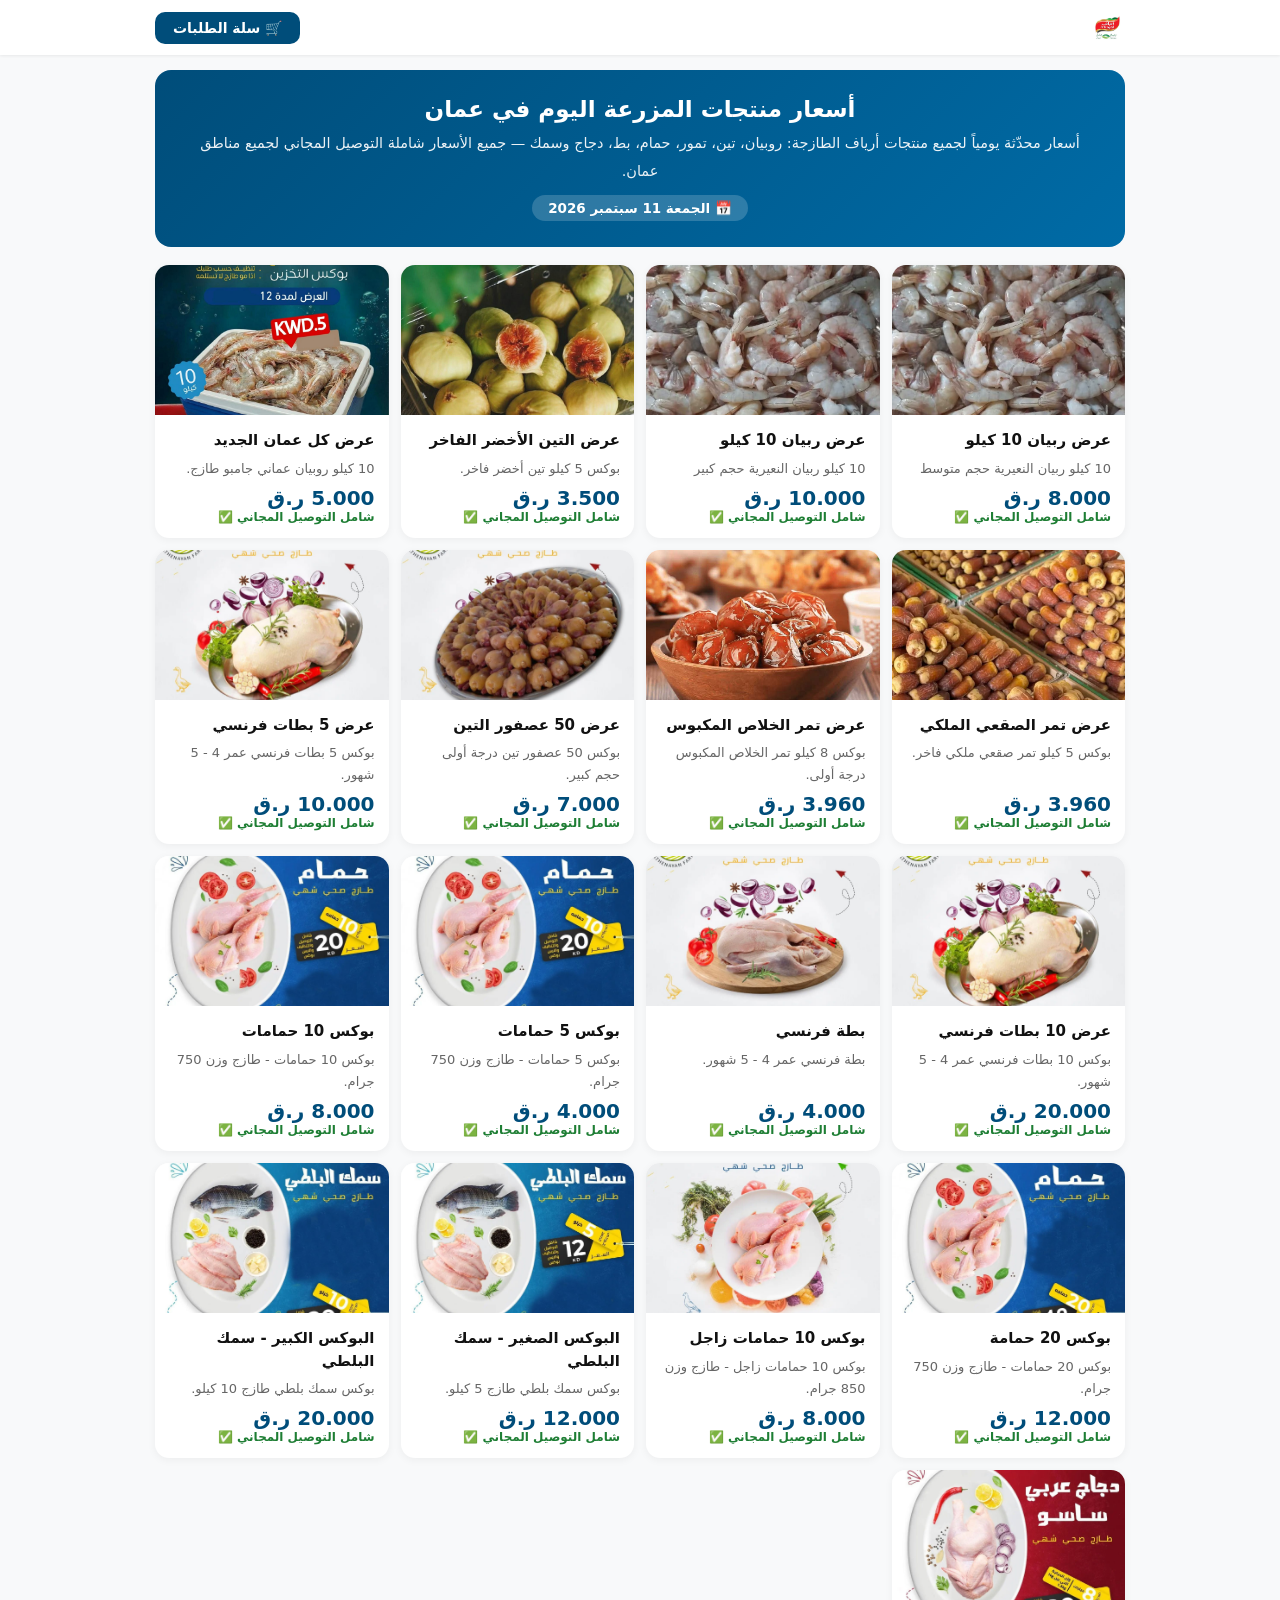
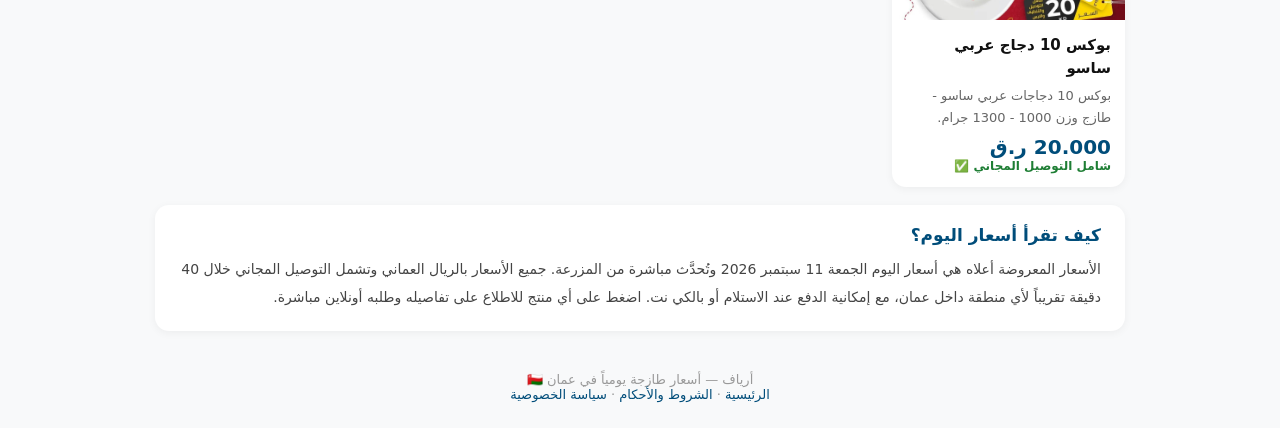
<file: prices/index.html>
<!DOCTYPE html>
<html lang="ar" dir="rtl">
<head>
<meta charset="UTF-8">
<meta name="viewport" content="width=device-width, initial-scale=1.0">
<title>أسعار المنتجات | مزارع الثنيان قطر</title>
<meta name="description" content="تعرّف على أسعار منتجات مزارع الثنيان قطر: الروبيان، التين، التمور، الحمام، البط، الدجاج والأسماك.">
<meta name="keywords" content="أسعار منتجات قطر, أسعار الروبيان قطر, سعر التين, أسعار التمور, الحمام, دجاج, بط, سمك, مزارع الثنيان قطر">
<meta name="robots" content="index, follow, max-image-preview:large">
<link rel="canonical" href="https://althenayanfarms.app/prices">
<meta property="og:type" content="website">
<meta property="og:site_name" content="مزارع الثنيان قطر">
<meta property="og:locale" content="ar_QA">
<meta property="og:title" content="أسعار المنتجات | مزارع الثنيان قطر">
<meta property="og:description" content="تعرّف على أسعار منتجات مزارع الثنيان قطر الطازجة.">
<meta property="og:url" content="https://althenayanfarms.app/prices">
<meta property="og:image" content="https://althenayanfarms.app/assets/images/nfc2.png">
<meta property="og:image:width" content="518">
<meta property="og:image:height" content="121">
<meta property="og:image:alt" content="شعار مزارع الثنيان قطر - Althenayan Farms">
<meta name="twitter:card" content="summary_large_image">
<meta name="twitter:title" content="أسعار المنتجات | مزارع الثنيان قطر">
<meta name="twitter:description" content="تعرّف على أسعار منتجات مزارع الثنيان قطر الطازجة.">
<meta name="twitter:image" content="https://althenayanfarms.app/assets/images/nfc2.png">
<meta name="theme-color" content="#004d7a">
<link rel="icon" href="/favicon.svg" type="image/svg+xml">
<script type="application/ld+json">{"@context": "https://schema.org", "@type": "ItemList", "name": "أسعار منتجات مزارع الثنيان قطر", "itemListElement": [{"@type": "ListItem", "position": 1, "url": "https://althenayanfarms.app/product/hL12T9KFTb15dqYivRLk/%D8%B9%D8%B1%D8%B6-%D8%B1%D8%A8%D9%8A%D8%A7%D9%86-10-%D9%83%D9%8A%D9%84%D9%88", "name": "عرض ربيان 10 كيلو"}, {"@type": "ListItem", "position": 2, "url": "https://althenayanfarms.app/product/NevFP4IX6CIN7N85sGhz/%D8%B9%D8%B1%D8%B6-%D8%B1%D8%A8%D9%8A%D8%A7%D9%86-10-%D9%83%D9%8A%D9%84%D9%88", "name": "عرض ربيان 10 كيلو"}, {"@type": "ListItem", "position": 3, "url": "https://althenayanfarms.app/product/YFQkJbigZpNIO63IZtAv/%D8%B9%D8%B1%D8%B6-%D8%A7%D9%84%D8%AA%D9%8A%D9%86-%D8%A7%D9%84%D8%A3%D8%AE%D8%B6%D8%B1-%D8%A7%D9%84%D9%81%D8%A7%D8%AE%D8%B1", "name": "عرض التين الأخضر الفاخر"}, {"@type": "ListItem", "position": 4, "url": "https://althenayanfarms.app/product/IE3CVwu8yYLa4yGaIyZX/%D8%B9%D8%B1%D8%B6-%D9%83%D9%84-%D8%A7%D9%84%D9%83%D9%88%D9%8A%D8%AA-%D8%A7%D9%84%D8%AC%D8%AF%D9%8A%D8%AF", "name": "عرض كل عمان الجديد"}, {"@type": "ListItem", "position": 5, "url": "https://althenayanfarms.app/product/v7flepe09O840aJcMmlw/%D8%B9%D8%B1%D8%B6-%D8%AA%D9%85%D8%B1-%D8%A7%D9%84%D8%B5%D9%82%D8%B9%D9%8A-%D8%A7%D9%84%D9%85%D9%84%D9%83%D9%8A", "name": "عرض تمر الصقعي الملكي"}, {"@type": "ListItem", "position": 6, "url": "https://althenayanfarms.app/product/aYLUz1zdzt7RWRkuyJlI/%D8%B9%D8%B1%D8%B6-%D8%AA%D9%85%D8%B1-%D8%A7%D9%84%D8%AE%D9%84%D8%A7%D8%B5-%D8%A7%D9%84%D9%85%D9%83%D8%A8%D9%88%D8%B3", "name": "عرض تمر الخلاص المكبوس"}, {"@type": "ListItem", "position": 7, "url": "https://althenayanfarms.app/product/21rBvYjGHYuU7e05merX/%D8%B9%D8%B1%D8%B6-50-%D8%B9%D8%B5%D9%81%D9%88%D8%B1-%D8%A7%D9%84%D8%AA%D9%8A%D9%86", "name": "عرض 50 عصفور التين"}, {"@type": "ListItem", "position": 8, "url": "https://althenayanfarms.app/product/mYacbAoh78n05fBn5RRu/%D8%B9%D8%B1%D8%B6-5-%D8%A8%D8%B7%D8%A7%D8%AA-%D9%81%D8%B1%D9%86%D8%B3%D9%8A", "name": "عرض 5 بطات فرنسي"}, {"@type": "ListItem", "position": 9, "url": "https://althenayanfarms.app/product/3Y318d2q1lRijCweDZgD/%D8%B9%D8%B1%D8%B6-10-%D8%A8%D8%B7%D8%A7%D8%AA-%D9%81%D8%B1%D9%86%D8%B3%D9%8A", "name": "عرض 10 بطات فرنسي"}, {"@type": "ListItem", "position": 10, "url": "https://althenayanfarms.app/product/x1LoJzT5vmlKGcyhUwX4/%D8%A8%D8%B7%D8%A9-%D9%81%D8%B1%D9%86%D8%B3%D9%8A", "name": "بطة فرنسي"}, {"@type": "ListItem", "position": 11, "url": "https://althenayanfarms.app/product/Rwyqq8v6uSVT74YmJcJu/%D8%A8%D9%88%D9%83%D8%B3-5-%D8%AD%D9%85%D8%A7%D9%85%D8%A7%D8%AA", "name": "بوكس 5 حمامات"}, {"@type": "ListItem", "position": 12, "url": "https://althenayanfarms.app/product/mkGyZByzrDeR02tLPN5N/%D8%A8%D9%88%D9%83%D8%B3-10-%D8%AD%D9%85%D8%A7%D9%85%D8%A7%D8%AA", "name": "بوكس 10 حمامات"}, {"@type": "ListItem", "position": 13, "url": "https://althenayanfarms.app/product/sAXD2bZ5XETmiamlktPX/%D8%A8%D9%88%D9%83%D8%B3-20-%D8%AD%D9%85%D8%A7%D9%85%D8%A9", "name": "بوكس 20 حمامة"}, {"@type": "ListItem", "position": 14, "url": "https://althenayanfarms.app/product/vEEfaaVImuwesArw5h2A/%D8%A8%D9%88%D9%83%D8%B3-10-%D8%AD%D9%85%D8%A7%D9%85%D8%A7%D8%AA-%D8%B2%D8%A7%D8%AC%D9%84", "name": "بوكس 10 حمامات زاجل"}, {"@type": "ListItem", "position": 15, "url": "https://althenayanfarms.app/product/Lz6Q4CKw5ITfSGRnGXs3/%D8%A7%D9%84%D8%A8%D9%88%D9%83%D8%B3-%D8%A7%D9%84%D8%B5%D8%BA%D9%8A%D8%B1---%D8%B3%D9%85%D9%83-%D8%A7%D9%84%D8%A8%D9%84%D8%B7%D9%8A", "name": "البوكس الصغير - سمك البلطي"}, {"@type": "ListItem", "position": 16, "url": "https://althenayanfarms.app/product/fDwe1T8XsLL1rHh7eD5Q/%D8%A7%D9%84%D8%A8%D9%88%D9%83%D8%B3-%D8%A7%D9%84%D9%83%D8%A8%D9%8A%D8%B1---%D8%B3%D9%85%D9%83-%D8%A7%D9%84%D8%A8%D9%84%D8%B7%D9%8A", "name": "البوكس الكبير - سمك البلطي"}, {"@type": "ListItem", "position": 17, "url": "https://althenayanfarms.app/product/UJtUaF9LJvmMJZlYwDX2/%D8%A8%D9%88%D9%83%D8%B3-10-%D8%AF%D8%AC%D8%A7%D8%AC-%D8%B9%D8%B1%D8%A8%D9%8A-%D8%B3%D8%A7%D8%B3%D9%88", "name": "بوكس 10 دجاج عربي ساسو"}]}</script>
<style>
* { box-sizing: border-box; margin: 0; padding: 0; font-family: system-ui, -apple-system, 'Segoe UI', Roboto, sans-serif; }
body { background: #f8f9fa; color: #111; }
a { text-decoration: none; color: inherit; }
.header { background: #fff; position: sticky; top: 0; z-index: 100; box-shadow: 0 1px 3px rgba(0,0,0,.07); }
.header-inner { max-width: 1000px; margin: 0 auto; padding: 10px 15px; display: flex; justify-content: space-between; align-items: center; }
.logo img { width: 35px; height: 35px; object-fit: contain; display: block; }
.cart-link { background: #004d7a; color: #fff; padding: 8px 18px; border-radius: 10px; font-size: 14px; font-weight: 700; }
.wrap { max-width: 1000px; margin: 0 auto; padding: 15px; }
.hero { background: linear-gradient(135deg, #004d7a, #006ba6); color: #fff; border-radius: 16px; padding: 26px; text-align: center; margin-bottom: 18px; }
.hero h1 { font-size: 23px; margin-bottom: 8px; }
.hero p { opacity: .92; font-size: 14.5px; line-height: 1.9; }
.date-pill { display: inline-block; background: rgba(255,255,255,.18); padding: 5px 16px; border-radius: 20px; font-size: 13.5px; font-weight: 700; margin-top: 10px; }
.grid { display: grid; grid-template-columns: repeat(auto-fill, minmax(220px, 1fr)); gap: 12px; }
.pcard { background: #fff; border-radius: 14px; overflow: hidden; box-shadow: 0 2px 8px rgba(0,0,0,.05); display: flex; flex-direction: column; transition: transform .15s; }
.pcard:hover { transform: translateY(-3px); }
.pcard img { width: 100%; height: 150px; object-fit: cover; background: #f1f3f5; }
.pbody { padding: 14px; display: flex; flex-direction: column; gap: 6px; flex: 1; }
.pname { font-weight: 700; font-size: 15px; line-height: 1.5; }
.pdesc { font-size: 13px; color: #666; line-height: 1.7; }
.pprice { font-size: 20px; font-weight: 800; color: #004d7a; margin-top: auto; }
.pprice small { font-size: 12px; color: #1e7e34; font-weight: 700; display: block; }
.note { background: #fff; border-radius: 14px; padding: 20px 24px; margin-top: 18px; box-shadow: 0 2px 8px rgba(0,0,0,.05); }
.note h2 { color: #004d7a; font-size: 17px; margin-bottom: 10px; }
.note p { font-size: 14px; color: #444; line-height: 2; }
.footer { text-align: center; color: #999; font-size: 13px; padding: 26px 15px; }
</style>
</head>
<body>
<header class="header">
  <div class="header-inner">
    <a class="logo" href="/"><img src="/assets/images/areaf-logo.webp" alt="أرياف"></a>
    <a class="cart-link" href="/cartepage.html">🛒 سلة الطلبات</a>
  </div>
</header>
<main class="wrap">
  <div class="hero">
    <h1>أسعار منتجات المزرعة اليوم في عمان</h1>
    <p>أسعار محدّثة يومياً لجميع منتجات أرياف الطازجة: روبيان، تين، تمور، حمام، بط، دجاج وسمك — جميع الأسعار شاملة التوصيل المجاني لجميع مناطق عمان.</p>
    <span class="date-pill">📅 الجمعة 11 سبتمبر 2026</span>
  </div>
  <div class="grid"><a class="pcard" href="/product/hL12T9KFTb15dqYivRLk/%D8%B9%D8%B1%D8%B6-%D8%B1%D8%A8%D9%8A%D8%A7%D9%86-10-%D9%83%D9%8A%D9%84%D9%88"><img src="/assets/images/product-hL12T9KFTb15dqYivRLk.jpg" alt="سعر عرض ربيان 10 كيلو اليوم في عمان" loading="lazy"><div class="pbody"><div class="pname">عرض ربيان 10 كيلو</div><div class="pdesc">10 كيلو ربيان النعيرية حجم متوسط</div><div class="pprice">8.000 ر.ق<small>شامل التوصيل المجاني ✅</small></div></div></a><a class="pcard" href="/product/NevFP4IX6CIN7N85sGhz/%D8%B9%D8%B1%D8%B6-%D8%B1%D8%A8%D9%8A%D8%A7%D9%86-10-%D9%83%D9%8A%D9%84%D9%88"><img src="/assets/images/product-NevFP4IX6CIN7N85sGhz.jpg" alt="سعر عرض ربيان 10 كيلو اليوم في عمان" loading="lazy"><div class="pbody"><div class="pname">عرض ربيان 10 كيلو</div><div class="pdesc">10 كيلو ربيان  النعيرية حجم كبير</div><div class="pprice">10.000 ر.ق<small>شامل التوصيل المجاني ✅</small></div></div></a><a class="pcard" href="/product/YFQkJbigZpNIO63IZtAv/%D8%B9%D8%B1%D8%B6-%D8%A7%D9%84%D8%AA%D9%8A%D9%86-%D8%A7%D9%84%D8%A3%D8%AE%D8%B6%D8%B1-%D8%A7%D9%84%D9%81%D8%A7%D8%AE%D8%B1"><img src="/assets/images/teen-3.jpg" alt="سعر عرض التين الأخضر الفاخر اليوم في عمان" loading="lazy"><div class="pbody"><div class="pname">عرض التين الأخضر الفاخر</div><div class="pdesc">بوكس 5 كيلو تين أخضر فاخر.</div><div class="pprice">3.500 ر.ق<small>شامل التوصيل المجاني ✅</small></div></div></a><a class="pcard" href="/product/IE3CVwu8yYLa4yGaIyZX/%D8%B9%D8%B1%D8%B6-%D9%83%D9%84-%D8%A7%D9%84%D9%83%D9%88%D9%8A%D8%AA-%D8%A7%D9%84%D8%AC%D8%AF%D9%8A%D8%AF"><img src="/assets/images/kuwaiti-jumbo-robian-10kg-new.jpg" alt="سعر عرض كل عمان الجديد اليوم في عمان" loading="lazy"><div class="pbody"><div class="pname">عرض كل عمان الجديد</div><div class="pdesc">10 كيلو روبيان عماني جامبو طازج.</div><div class="pprice">5.000 ر.ق<small>شامل التوصيل المجاني ✅</small></div></div></a><a class="pcard" href="/product/v7flepe09O840aJcMmlw/%D8%B9%D8%B1%D8%B6-%D8%AA%D9%85%D8%B1-%D8%A7%D9%84%D8%B5%D9%82%D8%B9%D9%8A-%D8%A7%D9%84%D9%85%D9%84%D9%83%D9%8A"><img src="/assets/images/sakey-5.jpg" alt="سعر عرض تمر الصقعي الملكي اليوم في عمان" loading="lazy"><div class="pbody"><div class="pname">عرض تمر الصقعي الملكي</div><div class="pdesc">بوكس 5 كيلو تمر صقعي ملكي فاخر.</div><div class="pprice">3.960 ر.ق<small>شامل التوصيل المجاني ✅</small></div></div></a><a class="pcard" href="/product/aYLUz1zdzt7RWRkuyJlI/%D8%B9%D8%B1%D8%B6-%D8%AA%D9%85%D8%B1-%D8%A7%D9%84%D8%AE%D9%84%D8%A7%D8%B5-%D8%A7%D9%84%D9%85%D9%83%D8%A8%D9%88%D8%B3"><img src="/assets/images/khals-8.jpg" alt="سعر عرض تمر الخلاص المكبوس اليوم في عمان" loading="lazy"><div class="pbody"><div class="pname">عرض تمر الخلاص المكبوس</div><div class="pdesc">بوكس 8 كيلو تمر الخلاص المكبوس درجة أولى.</div><div class="pprice">3.960 ر.ق<small>شامل التوصيل المجاني ✅</small></div></div></a><a class="pcard" href="/product/21rBvYjGHYuU7e05merX/%D8%B9%D8%B1%D8%B6-50-%D8%B9%D8%B5%D9%81%D9%88%D8%B1-%D8%A7%D9%84%D8%AA%D9%8A%D9%86"><img src="/assets/images/teen-50.jpg" alt="سعر عرض 50 عصفور التين اليوم في عمان" loading="lazy"><div class="pbody"><div class="pname">عرض 50 عصفور التين</div><div class="pdesc">بوكس 50 عصفور تين درجة أولى حجم كبير.</div><div class="pprice">7.000 ر.ق<small>شامل التوصيل المجاني ✅</small></div></div></a><a class="pcard" href="/product/mYacbAoh78n05fBn5RRu/%D8%B9%D8%B1%D8%B6-5-%D8%A8%D8%B7%D8%A7%D8%AA-%D9%81%D8%B1%D9%86%D8%B3%D9%8A"><img src="/assets/images/batt-5.jpg" alt="سعر عرض 5 بطات فرنسي اليوم في عمان" loading="lazy"><div class="pbody"><div class="pname">عرض 5 بطات فرنسي</div><div class="pdesc">بوكس 5 بطات فرنسي عمر 4 - 5 شهور.</div><div class="pprice">10.000 ر.ق<small>شامل التوصيل المجاني ✅</small></div></div></a><a class="pcard" href="/product/3Y318d2q1lRijCweDZgD/%D8%B9%D8%B1%D8%B6-10-%D8%A8%D8%B7%D8%A7%D8%AA-%D9%81%D8%B1%D9%86%D8%B3%D9%8A"><img src="/assets/images/batt-10.jpg" alt="سعر عرض 10 بطات فرنسي اليوم في عمان" loading="lazy"><div class="pbody"><div class="pname">عرض 10 بطات فرنسي</div><div class="pdesc">بوكس 10 بطات فرنسي عمر 4 - 5 شهور.</div><div class="pprice">20.000 ر.ق<small>شامل التوصيل المجاني ✅</small></div></div></a><a class="pcard" href="/product/x1LoJzT5vmlKGcyhUwX4/%D8%A8%D8%B7%D8%A9-%D9%81%D8%B1%D9%86%D8%B3%D9%8A"><img src="/assets/images/batt-1.jpg" alt="سعر بطة فرنسي اليوم في عمان" loading="lazy"><div class="pbody"><div class="pname">بطة فرنسي</div><div class="pdesc">بطة فرنسي عمر 4 - 5 شهور.</div><div class="pprice">4.000 ر.ق<small>شامل التوصيل المجاني ✅</small></div></div></a><a class="pcard" href="/product/Rwyqq8v6uSVT74YmJcJu/%D8%A8%D9%88%D9%83%D8%B3-5-%D8%AD%D9%85%D8%A7%D9%85%D8%A7%D8%AA"><img src="/assets/images/hamam-10.jpg" alt="سعر بوكس 5 حمامات اليوم في عمان" loading="lazy"><div class="pbody"><div class="pname">بوكس 5 حمامات</div><div class="pdesc">بوكس 5 حمامات - طازج وزن 750 جرام.</div><div class="pprice">4.000 ر.ق<small>شامل التوصيل المجاني ✅</small></div></div></a><a class="pcard" href="/product/mkGyZByzrDeR02tLPN5N/%D8%A8%D9%88%D9%83%D8%B3-10-%D8%AD%D9%85%D8%A7%D9%85%D8%A7%D8%AA"><img src="/assets/images/hamam-10.jpg" alt="سعر بوكس 10 حمامات اليوم في عمان" loading="lazy"><div class="pbody"><div class="pname">بوكس 10 حمامات</div><div class="pdesc">بوكس 10 حمامات - طازج وزن 750 جرام.</div><div class="pprice">8.000 ر.ق<small>شامل التوصيل المجاني ✅</small></div></div></a><a class="pcard" href="/product/sAXD2bZ5XETmiamlktPX/%D8%A8%D9%88%D9%83%D8%B3-20-%D8%AD%D9%85%D8%A7%D9%85%D8%A9"><img src="/assets/images/hamam-20.jpg" alt="سعر بوكس 20 حمامة اليوم في عمان" loading="lazy"><div class="pbody"><div class="pname">بوكس 20 حمامة</div><div class="pdesc">بوكس 20 حمامات - طازج وزن 750 جرام.</div><div class="pprice">12.000 ر.ق<small>شامل التوصيل المجاني ✅</small></div></div></a><a class="pcard" href="/product/vEEfaaVImuwesArw5h2A/%D8%A8%D9%88%D9%83%D8%B3-10-%D8%AD%D9%85%D8%A7%D9%85%D8%A7%D8%AA-%D8%B2%D8%A7%D8%AC%D9%84"><img src="/assets/images/zagel-10.jpg" alt="سعر بوكس 10 حمامات زاجل اليوم في عمان" loading="lazy"><div class="pbody"><div class="pname">بوكس 10 حمامات زاجل</div><div class="pdesc">بوكس 10 حمامات زاجل - طازج وزن 850 جرام.</div><div class="pprice">8.000 ر.ق<small>شامل التوصيل المجاني ✅</small></div></div></a><a class="pcard" href="/product/Lz6Q4CKw5ITfSGRnGXs3/%D8%A7%D9%84%D8%A8%D9%88%D9%83%D8%B3-%D8%A7%D9%84%D8%B5%D8%BA%D9%8A%D8%B1---%D8%B3%D9%85%D9%83-%D8%A7%D9%84%D8%A8%D9%84%D8%B7%D9%8A"><img src="/assets/images/bolti-5.jpg" alt="سعر البوكس الصغير - سمك البلطي اليوم في عمان" loading="lazy"><div class="pbody"><div class="pname">البوكس الصغير - سمك البلطي</div><div class="pdesc">بوكس سمك بلطي طازج 5 كيلو.</div><div class="pprice">12.000 ر.ق<small>شامل التوصيل المجاني ✅</small></div></div></a><a class="pcard" href="/product/fDwe1T8XsLL1rHh7eD5Q/%D8%A7%D9%84%D8%A8%D9%88%D9%83%D8%B3-%D8%A7%D9%84%D9%83%D8%A8%D9%8A%D8%B1---%D8%B3%D9%85%D9%83-%D8%A7%D9%84%D8%A8%D9%84%D8%B7%D9%8A"><img src="/assets/images/bolti-10.jpg" alt="سعر البوكس الكبير - سمك البلطي اليوم في عمان" loading="lazy"><div class="pbody"><div class="pname">البوكس الكبير - سمك البلطي</div><div class="pdesc">بوكس سمك بلطي طازج 10 كيلو.</div><div class="pprice">20.000 ر.ق<small>شامل التوصيل المجاني ✅</small></div></div></a><a class="pcard" href="/product/UJtUaF9LJvmMJZlYwDX2/%D8%A8%D9%88%D9%83%D8%B3-10-%D8%AF%D8%AC%D8%A7%D8%AC-%D8%B9%D8%B1%D8%A8%D9%8A-%D8%B3%D8%A7%D8%B3%D9%88"><img src="/assets/images/saso-8.jpg" alt="سعر بوكس 10 دجاج عربي ساسو اليوم في عمان" loading="lazy"><div class="pbody"><div class="pname">بوكس 10 دجاج عربي ساسو</div><div class="pdesc">بوكس 10 دجاجات عربي ساسو - طازج وزن 1000 - 1300 جرام.</div><div class="pprice">20.000 ر.ق<small>شامل التوصيل المجاني ✅</small></div></div></a></div>
  <section class="note">
    <h2>كيف تقرأ أسعار اليوم؟</h2>
    <p>الأسعار المعروضة أعلاه هي أسعار اليوم الجمعة 11 سبتمبر 2026 وتُحدَّث مباشرة من المزرعة. جميع الأسعار بالريال العماني وتشمل التوصيل المجاني خلال 40 دقيقة تقريباً لأي منطقة داخل عمان، مع إمكانية الدفع عند الاستلام أو بالكي نت. اضغط على أي منتج للاطلاع على تفاصيله وطلبه أونلاين مباشرة.</p>
  </section>
</main>
<footer class="footer">أرياف — أسعار طازجة يومياً في عمان 🇴🇲<br>
<a href="/" style="color:#004d7a">الرئيسية</a> · <a href="/terms.html" style="color:#004d7a">الشروط والأحكام</a> · <a href="/privacy.html" style="color:#004d7a">سياسة الخصوصية</a></footer>
</body>
</html>
</file>
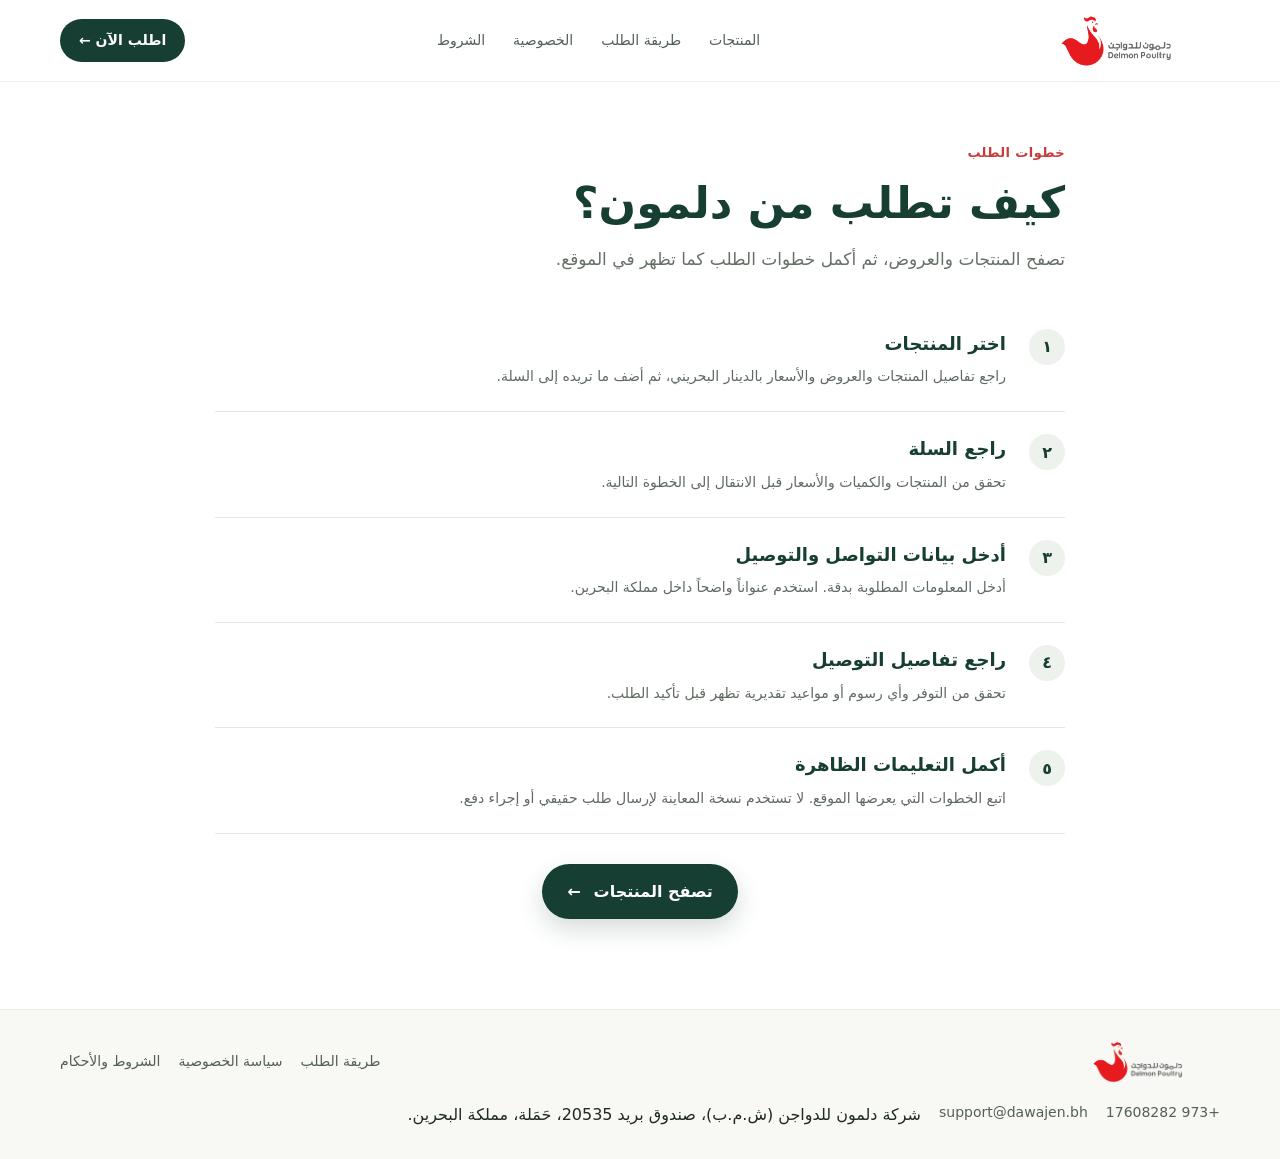
<file: how-to-order.html>
<!doctype html>
<html lang="ar" dir="rtl">
<head>
  <meta charset="utf-8">
  <meta name="viewport" content="width=device-width,initial-scale=1">
  <meta name="theme-color" content="#d8212a">
  <meta name="description" content="تعرف على خطوات اختيار وطلب منتجات دلمون البحرين.">
  <title>طريقة الطلب — دلمون البحرين</title>
  <meta property="og:site_name" content="دلمون البحرين">
  <meta property="og:type" content="website">
  <meta property="og:locale" content="ar_BH">
  <meta property="og:title" content="طريقة الطلب | دلمون البحرين">
  <meta property="og:description" content="خطوات بسيطة لتصفح منتجات دلمون البحرين ومراجعة تفاصيل الطلب.">
  <meta property="og:image" content="https://www.dawajen.bh/brand/delmon-lockup.png">
  <meta property="og:image:alt" content="شعار دلمون للدواجن">
  <meta name="twitter:card" content="summary_large_image">
  <meta name="twitter:title" content="طريقة الطلب | دلمون البحرين">
  <meta name="twitter:description" content="خطوات بسيطة لتصفح منتجات دلمون البحرين ومراجعة تفاصيل الطلب.">
  <meta name="twitter:image" content="https://www.dawajen.bh/brand/delmon-lockup.png">
  <meta name="twitter:image:alt" content="شعار دلمون للدواجن">
  <link rel="stylesheet" href="/assets/site.css">
</head>
<body>
  <header class="site-header">
    <a class="brand" href="/" aria-label="دلمون البحرين - الرئيسية"><img src="/assets/images/brand/delmon-lockup.png" alt="شعار دلمون البحرين"></a>
    <nav class="main-nav" aria-label="التنقل الرئيسي">
      <a href="/">المنتجات</a><a href="/how-to-order.html">طريقة الطلب</a><a href="/privacy.html">الخصوصية</a><a href="/terms.html">الشروط</a>
    </nav>
    <a class="header-cta" href="/cartepage.html">اطلب الآن ←</a>
  </header>
  <main class="wrap info-page">
  <p class="eyebrow">خطوات الطلب</p><h1>كيف تطلب من دلمون؟</h1>
  <p class="info-lead">تصفح المنتجات والعروض، ثم أكمل خطوات الطلب كما تظهر في الموقع.</p>
  <ol class="steps-list">
    <li><span>١</span><div><h2>اختر المنتجات</h2><p>راجع تفاصيل المنتجات والعروض والأسعار بالدينار البحريني، ثم أضف ما تريده إلى السلة.</p></div></li>
    <li><span>٢</span><div><h2>راجع السلة</h2><p>تحقق من المنتجات والكميات والأسعار قبل الانتقال إلى الخطوة التالية.</p></div></li>
    <li><span>٣</span><div><h2>أدخل بيانات التواصل والتوصيل</h2><p>أدخل المعلومات المطلوبة بدقة. استخدم عنواناً واضحاً داخل مملكة البحرين.</p></div></li>
    <li><span>٤</span><div><h2>راجع تفاصيل التوصيل</h2><p>تحقق من التوفر وأي رسوم أو مواعيد تقديرية تظهر قبل تأكيد الطلب.</p></div></li>
    <li><span>٥</span><div><h2>أكمل التعليمات الظاهرة</h2><p>اتبع الخطوات التي يعرضها الموقع. لا تستخدم نسخة المعاينة لإرسال طلب حقيقي أو إجراء دفع.</p></div></li>
  </ol>
  <div class="center-cta"><a class="btn btn-primary" href="/">تصفح المنتجات <span aria-hidden="true">←</span></a></div>
</main>
  <footer class="site-footer">
    <div class="wrap footer-inner">
      <a href="/" class="footer-brand"><img src="/assets/images/brand/delmon-lockup.png" alt="دلمون البحرين"></a>
      <div class="footer-links"><a href="/how-to-order.html">طريقة الطلب</a><a href="/privacy.html">سياسة الخصوصية</a><a href="/terms.html">الشروط والأحكام</a></div>
      <div class="footer-links"><a href="tel:+97317608282">+973 17608282</a><a href="mailto:support@dawajen.bh">support@dawajen.bh</a><span>شركة دلمون للدواجن (ش.م.ب)، صندوق بريد 20535، حَمَلة، مملكة البحرين.</span></div>
    </div>
  </footer>
</body>
</html>
</file>
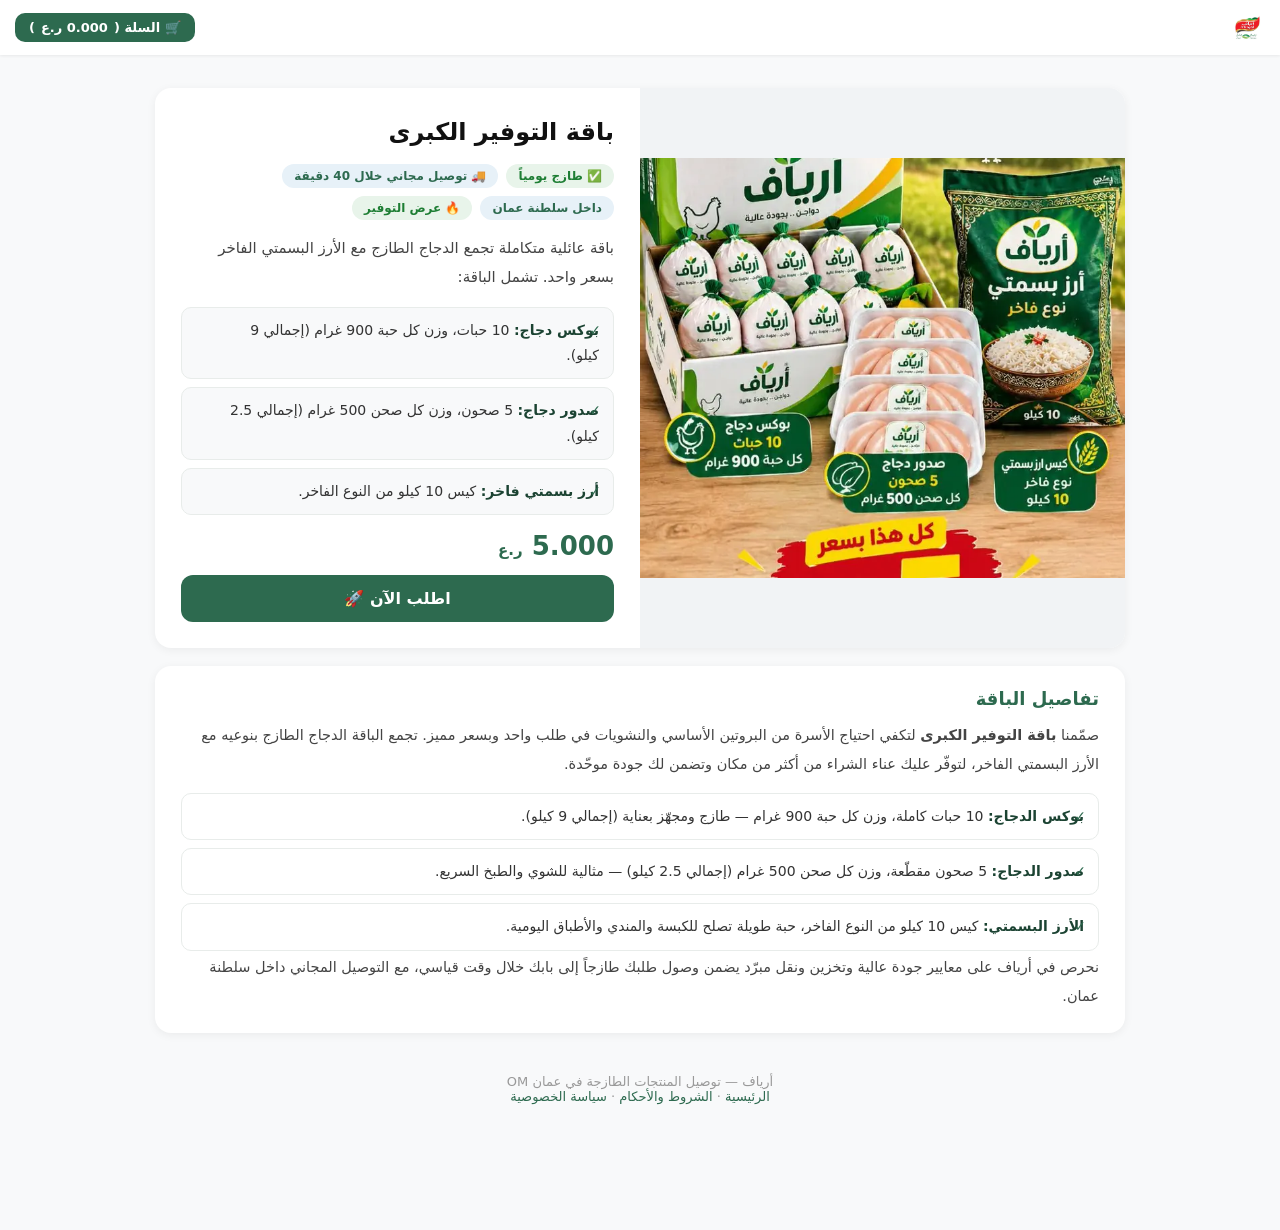
<file: old.html>
<!DOCTYPE html>
<html lang="ar" dir="rtl">
<head>
<!-- Snap Pixel Code -->
<script type='text/javascript'>
(function(e,t,n){if(e.snaptr)return;var a=e.snaptr=function()
{a.handleRequest?a.handleRequest.apply(a,arguments):a.queue.push(arguments)};
a.queue=[];var s='script';r=t.createElement(s);r.async=!0;
r.src=n;var u=t.getElementsByTagName(s)[0];
u.parentNode.insertBefore(r,u);})(window,document,
'https://sc-static.net/scevent.min.js');

snaptr('init', 'f65ccafb-2d00-487f-807c-507ee6040a85', {});

snaptr('track', 'PAGE_VIEW');

</script>
<!-- End Snap Pixel Code -->
<meta charset="UTF-8">
<meta name="viewport" content="width=device-width, initial-scale=1.0">
<title>باقة التوفير الكبرى | دجاج وأرز بسمتي — أرياف</title>
<meta name="description" content="باقة التوفير الكبرى من أرياف: بوكس دجاج 10 حبات (كل حبة 900 غرام) + 5 صحون صدور دجاج (كل صحن 500 غرام) + كيس أرز بسمتي فاخر 10 كيلو، بسعر 5.000 ر.ع مع توصيل مجاني خلال 40 دقيقة في عمان.">
<meta name="robots" content="index, follow, max-image-preview:large">
<meta name="theme-color" content="#2d6a4f">
<meta property="og:type" content="product">
<meta property="og:site_name" content="أرياف">
<meta property="og:locale" content="ar_OM">
<meta property="og:title" content="باقة التوفير الكبرى | دجاج وأرز بسمتي — أرياف">
<meta property="og:description" content="بوكس دجاج 10 حبات + 5 صحون صدور دجاج + كيس أرز بسمتي فاخر 10 كيلو، بسعر 5.000 ر.ع مع توصيل مجاني في عمان.">
<meta name="twitter:card" content="summary_large_image">
<link rel="icon" href="/favicon.svg" type="image/svg+xml">
<style>
* { box-sizing: border-box; margin: 0; padding: 0; font-family: system-ui, -apple-system, 'Segoe UI', Roboto, sans-serif; -webkit-tap-highlight-color: transparent; }
body { background: #f8f9fa; color: #111; padding-bottom: 100px; }
a { text-decoration: none; color: inherit; }

/* ── رأس الصفحة ── */
.MainContainer_headerContainer__RY5Ne { background: #fff; position: sticky; top: 0; z-index: 100; box-shadow: 0 1px 3px rgba(0,0,0,.07); }
.Header_header__HSEQ9 { max-width: 1400px; margin: 0 auto; padding: 10px 15px; }
.Header_nav__DVSK7 { display: flex; justify-content: space-between; align-items: center; }
.Header_logoWithCatalog__v4fgc { display: flex; align-items: center; gap: 10px; }
.Logo_logo__oq6_b { display: block; width: 35px; height: 35px; position: relative; }
.Logo_fullLogo__l2rPp { width: 100%; height: 100%; object-fit: contain; }
.Header_sideWrapper__3FSV4 { display: flex; align-items: center; gap: 8px; }
.CartButton_wrapper__DN_bX { display: flex; align-items: center; gap: 6px; }
.CartButton_wrapper__DN_bX .Button_primary__SrbPy {
  background-color: #2d6a4f; color: #fff; border: none; padding: 7px 14px;
  border-radius: 10px; font-weight: bold; cursor: pointer; display: flex;
  align-items: center; gap: 6px; font-size: 13px;
}
.Header_homeBtn__Z1xQp {
  background: #f1f3f5; border: none; padding: 7px 12px; border-radius: 10px;
  font-weight: 600; cursor: pointer; font-size: 13px; color: #111;
}

/* ── المحتوى ── */
.wrap { max-width: 1000px; margin: 0 auto; padding: 15px; }
.breadcrumb { font-size: 13px; color: #777; margin: 10px 0 18px; }
.breadcrumb a { color: #2d6a4f; }
.card { background: #fff; border-radius: 16px; box-shadow: 0 2px 10px rgba(0,0,0,.06); overflow: hidden; display: flex; flex-wrap: wrap; }
.card-img { flex: 1 1 320px; background: #f1f3f5; display: flex; align-items: center; justify-content: center; min-height: 300px; position: relative; }
.card-img img { width: 100%; height: 100%; object-fit: cover; max-height: 420px; }
.card-body { flex: 1 1 320px; padding: 26px; display: flex; flex-direction: column; gap: 14px; }
h1 { font-size: 24px; color: #111; line-height: 1.5; font-weight: 800; }
.desc { color: #444; line-height: 1.9; font-size: 15px; }
.price { font-size: 26px; font-weight: 800; color: #2d6a4f; }
.price small { font-size: 15px; font-weight: 600; }
.badges { display: flex; gap: 8px; flex-wrap: wrap; }
.badge { background: #e8f4ea; color: #1e7e34; font-size: 12px; font-weight: 700; padding: 5px 12px; border-radius: 20px; }
.badge.blue { background: #e7f1f8; color: #2d6a4f; }

/* زر الطلب الوحيد */
.buy-area { position: relative; margin-top: auto; display: flex; }
.OrderNowButton {
  background: #2d6a4f; color: #fff; border: none; padding: 14px 24px;
  border-radius: 12px; font-weight: 800; cursor: pointer; font-size: 16px; width: 100%;
  text-align: center; transition: background 0.2s;
}
.OrderNowButton:hover { background: #1b4332; }

.section { background: #fff; border-radius: 16px; box-shadow: 0 2px 10px rgba(0,0,0,.06); padding: 22px 26px; margin-top: 18px; }
.section h2 { font-size: 18px; color: #2d6a4f; margin-bottom: 12px; }
.section p { color: #444; line-height: 2; font-size: 14.5px; }
.includes, .details-list { list-style: none; display: flex; flex-direction: column; gap: 8px; margin: 2px 0; }
.includes li, .details-list li {
  position: relative; padding: 10px 14px 10px 34px; background: #f8f9fa;
  border: 1px solid #e8ecea; border-radius: 10px; color: #333; font-size: 14px; line-height: 1.8;
}
.includes li::before, .details-list li::before {
  content: '✓'; position: absolute; right: 12px; top: 10px; color: #2d6a4f; font-weight: 800;
}
.details-list { margin-top: 14px; }
.details-list li { background: #fff; }
.details-list strong, .includes strong { color: #1b4332; }
.footer { text-align: center; color: #999; font-size: 13px; padding: 26px 15px; }
.footer a { color: #2d6a4f; }

/* ── شريط السلة العائم أسفل الشاشة ── */
.FloatingCartBar {
  position: fixed; bottom: 15px; left: 5%; width: 90%; max-width: 500px;
  background-color: #cccccc; color: #666666; border-radius: 16px; padding: 12px 18px;
  display: flex; justify-content: space-between; align-items: center;
  box-shadow: 0 8px 20px rgba(0, 0, 0, 0.15); z-index: 1000; cursor: pointer;
  transition: all 0.3s ease;
}
.FloatingCartBar.active-cart { background-color: #2d6a4f; color: white; box-shadow: 0 8px 20px rgba(45, 106, 79, 0.3); }
.FloatingCartBar .cart-text { font-size: 14px; font-weight: bold; display: flex; align-items: center; gap: 6px; }
.FloatingCartBar .cart-badge {
  background: #e0e0e0; color: #666; width: 24px; height: 24px; border-radius: 50%;
  display: flex; align-items: center; justify-content: center; font-size: 12px;
  font-weight: bold; transition: all 0.3s ease;
}
.FloatingCartBar.active-cart .cart-badge { background: #ffffff; color: #2d6a4f; }
.FloatingCartBar .cart-price { font-size: 14px; font-weight: bold; }
</style>
</head>
<body>

<!-- رأس الصفحة -->
<div class="MainContainer_headerContainer__RY5Ne">
  <header class="Header_header__HSEQ9">
    <div class="Header_nav__DVSK7">
      <div class="Header_logoWithCatalog__v4fgc">
        <a class="Logo_logo__oq6_b" href="/">
        <img alt="أرياف" src="assets/images/areaf-logo.webp" class="Logo_fullLogo__l2rPp"></a>
      </div>
      <div class="Header_sideWrapper__3FSV4">
        <div class="CartButton_wrapper__DN_bX">
          <button class="Button_primary__SrbPy" type="button" onclick="goToCart()">🛒 السلة (<span id="header-total">0.000 ر.ع</span>)</button>
        </div>
      </div>
    </div>
  </header>
</div>

<main class="wrap">
  <nav class="breadcrumb" aria-label="breadcrumb">
  </nav>

  <div class="contentBox" id="contentBox">
    <article class="card" itemscope itemtype="https://schema.org/Product">
      <div class="card-img">
        <img id="p-img" src="/assets/images/bundle-saver-big.webp" alt="باقة التوفير الكبرى — دجاج وأرز بسمتي من أرياف" itemprop="image">
      </div>
      <div class="card-body">
        <h1 itemprop="name" id="p-name">باقة التوفير الكبرى</h1>
        <div class="badges">
          <span class="badge">✅ طازج يومياً</span>
          <span class="badge blue">🚚 توصيل مجاني خلال 40 دقيقة</span>
          <span class="badge blue">داخل سلطنة عمان</span>
          <span class="badge">🔥 عرض التوفير</span>
        </div>
        <p class="desc" itemprop="description" id="p-desc">باقة عائلية متكاملة تجمع الدجاج الطازج مع الأرز البسمتي الفاخر بسعر واحد. تشمل الباقة:</p>
        <ul class="includes">
          <li><strong>بوكس دجاج:</strong> 10 حبات، وزن كل حبة 900 غرام (إجمالي 9 كيلو).</li>
          <li><strong>صدور دجاج:</strong> 5 صحون، وزن كل صحن 500 غرام (إجمالي 2.5 كيلو).</li>
          <li><strong>أرز بسمتي فاخر:</strong> كيس 10 كيلو من النوع الفاخر.</li>
        </ul>
        <div class="price" itemprop="offers" itemscope itemtype="https://schema.org/Offer">
          <meta itemprop="priceCurrency" content="OMR">
          <span itemprop="price" content="5.000" id="p-price">5.000</span> <small>ر.ع</small>
        </div>
        <!-- زر اطلب الآن الوحيد -->
        <div class="buy-area">
          <button class="OrderNowButton" type="button" onclick="orderNow()">اطلب الآن 🚀</button>
        </div>
      </div>
    </article>

    <section class="section">
      <h2>تفاصيل الباقة</h2>
      <p>صمّمنا <strong>باقة التوفير الكبرى</strong> لتكفي احتياج الأسرة من البروتين الأساسي والنشويات في طلب واحد وبسعر مميز. تجمع الباقة الدجاج الطازج بنوعيه مع الأرز البسمتي الفاخر، لتوفّر عليك عناء الشراء من أكثر من مكان وتضمن لك جودة موحّدة.</p>
      <ul class="details-list">
        <li><strong>بوكس الدجاج:</strong> 10 حبات كاملة، وزن كل حبة 900 غرام — طازج ومجهّز بعناية (إجمالي 9 كيلو).</li>
        <li><strong>صدور الدجاج:</strong> 5 صحون مقطّعة، وزن كل صحن 500 غرام (إجمالي 2.5 كيلو) — مثالية للشوي والطبخ السريع.</li>
        <li><strong>الأرز البسمتي:</strong> كيس 10 كيلو من النوع الفاخر، حبة طويلة تصلح للكبسة والمندي والأطباق اليومية.</li>
      </ul>
      <p>نحرص في أرياف على معايير جودة عالية وتخزين ونقل مبرّد يضمن وصول طلبك طازجاً إلى بابك خلال وقت قياسي، مع التوصيل المجاني داخل سلطنة عمان.</p>
    </section>
  </div>
</main>

<footer class="footer">أرياف — توصيل المنتجات الطازجة في عمان OM<br>
<a href="/">الرئيسية</a> · <a href="/terms.html">الشروط والأحكام</a> · <a href="/privacy.html">سياسة الخصوصية</a></footer>

<script src="./assets/js/cart.js"></script>
<script>
// بيانات المنتج المعروض في الصفحة
const staticProduct = {
  id: "product-01",
  name: "باقة التوفير الكبرى",
  price: 5.000,
  img: "/assets/images/bundle-saver-big.webp",
  desc: "باقة تشمل: بوكس دجاج 10 حبات (كل حبة 900 غرام) + 5 صحون صدور دجاج (كل صحن 500 غرام) + كيس أرز بسمتي فاخر 10 كيلو."
};

// إضافة المنتج إلى السلة الموحّدة (نفس مفتاح cart.js المستخدم في cartepage.html)
function orderNow() {
  window.CartAdd({
    name: staticProduct.name,
    desc: staticProduct.desc,
    price: staticProduct.price,
    img: staticProduct.img
  });
  goToCart();
}

function goToCart() {
  window.location.href = '/cartepage.html';
}

function updateCartUI() {
  const totalPrice = window.CartTotal ? window.CartTotal() : 0;
  const formattedPrice = totalPrice.toFixed(3) + ' ر.ع';
  document.getElementById('header-total').textContent = formattedPrice;
}

document.addEventListener('DOMContentLoaded', function() {
  updateCartUI();
});
</script>
</body>
</html>
</file>
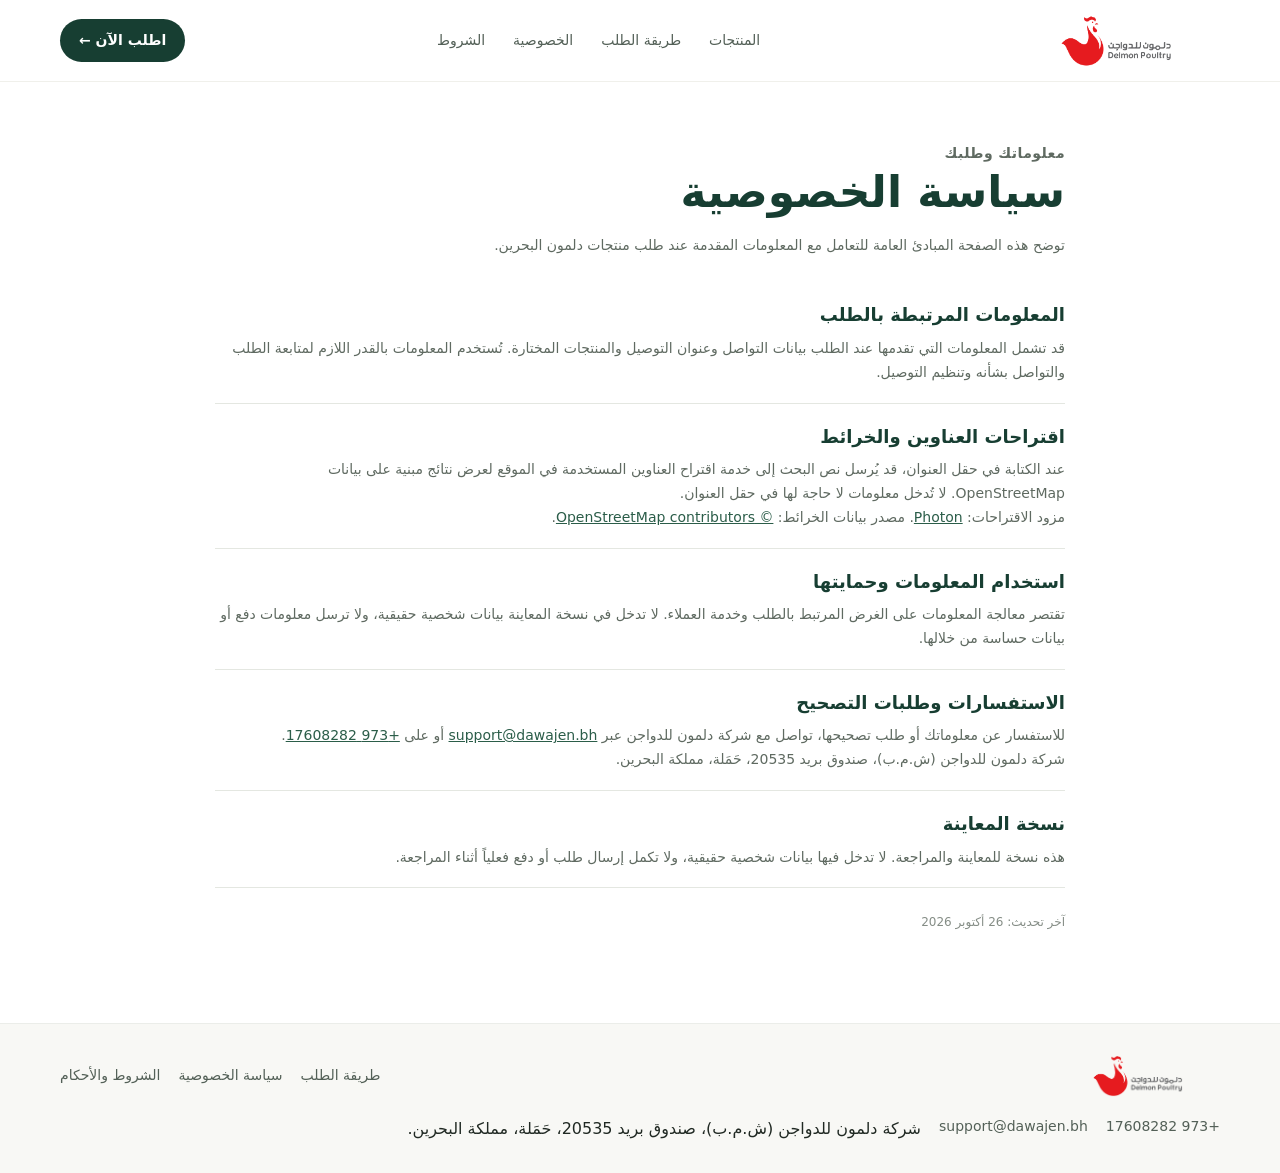
<file: privacy.html>
<!doctype html>
<html lang="ar" dir="rtl">
<head>
  <meta charset="utf-8">
  <meta name="viewport" content="width=device-width,initial-scale=1">
  <meta name="theme-color" content="#d8212a">
  <meta name="description" content="سياسة الخصوصية لمتجر دلمون البحرين وطلبات المنتجات.">
  <title>سياسة الخصوصية — دلمون البحرين</title>
  <meta property="og:site_name" content="دلمون البحرين">
  <meta property="og:type" content="website">
  <meta property="og:locale" content="ar_BH">
  <meta property="og:title" content="سياسة الخصوصية | دلمون البحرين">
  <meta property="og:description" content="معلومات عن الخصوصية والبيانات المرتبطة بطلب منتجات دلمون البحرين.">
  <meta property="og:image" content="https://www.dawajen.bh/brand/delmon-lockup.png">
  <meta property="og:image:alt" content="شعار دلمون للدواجن">
  <meta name="twitter:card" content="summary_large_image">
  <meta name="twitter:title" content="سياسة الخصوصية | دلمون البحرين">
  <meta name="twitter:description" content="معلومات عن الخصوصية والبيانات المرتبطة بطلب منتجات دلمون البحرين.">
  <meta name="twitter:image" content="https://www.dawajen.bh/brand/delmon-lockup.png">
  <meta name="twitter:image:alt" content="شعار دلمون للدواجن">
  <link rel="stylesheet" href="/assets/site.css">
</head>
<body>
  <header class="site-header">
    <a class="brand" href="/" aria-label="دلمون البحرين - الرئيسية"><img src="/assets/images/brand/delmon-lockup.png" alt="شعار دلمون البحرين"></a>
    <nav class="main-nav" aria-label="التنقل الرئيسي">
      <a href="/">المنتجات</a><a href="/how-to-order.html">طريقة الطلب</a><a href="/privacy.html">الخصوصية</a><a href="/terms.html">الشروط</a>
    </nav>
    <a class="header-cta" href="/cartepage.html">اطلب الآن ←</a>
  </header>
  <main class="wrap info-page legal-page">
  <p class="eyebrow">معلوماتك وطلبك</p><h1>سياسة الخصوصية</h1>
  <p class="info-lead">توضح هذه الصفحة المبادئ العامة للتعامل مع المعلومات المقدمة عند طلب منتجات دلمون البحرين.</p>
  <section><h2>المعلومات المرتبطة بالطلب</h2><p>قد تشمل المعلومات التي تقدمها عند الطلب بيانات التواصل وعنوان التوصيل والمنتجات المختارة. تُستخدم المعلومات بالقدر اللازم لمتابعة الطلب والتواصل بشأنه وتنظيم التوصيل.</p></section>
  <section><h2>اقتراحات العناوين والخرائط</h2><p>عند الكتابة في حقل العنوان، قد يُرسل نص البحث إلى خدمة اقتراح العناوين المستخدمة في الموقع لعرض نتائج مبنية على بيانات OpenStreetMap. لا تُدخل معلومات لا حاجة لها في حقل العنوان.</p><p>مزود الاقتراحات: <a href="https://photon.komoot.io/" target="_blank" rel="noopener noreferrer">Photon</a>. مصدر بيانات الخرائط: <a href="https://www.openstreetmap.org/copyright" target="_blank" rel="noopener noreferrer">© OpenStreetMap contributors</a>.</p></section>
  <section><h2>استخدام المعلومات وحمايتها</h2><p>تقتصر معالجة المعلومات على الغرض المرتبط بالطلب وخدمة العملاء. لا تدخل في نسخة المعاينة بيانات شخصية حقيقية، ولا ترسل معلومات دفع أو بيانات حساسة من خلالها.</p></section>
  <section><h2>الاستفسارات وطلبات التصحيح</h2><p>للاستفسار عن معلوماتك أو طلب تصحيحها، تواصل مع شركة دلمون للدواجن عبر <a href="mailto:support@dawajen.bh">support@dawajen.bh</a> أو على <a href="tel:+97317608282">+973 17608282</a>.</p><p>شركة دلمون للدواجن (ش.م.ب)، صندوق بريد 20535، حَمَلة، مملكة البحرين.</p></section>
  <section><h2>نسخة المعاينة</h2><p>هذه نسخة للمعاينة والمراجعة. لا تدخل فيها بيانات شخصية حقيقية، ولا تكمل إرسال طلب أو دفع فعلياً أثناء المراجعة.</p></section>
  <p class="last-updated">آخر تحديث: 26 أكتوبر 2026</p>
</main>
  <footer class="site-footer">
    <div class="wrap footer-inner">
      <a href="/" class="footer-brand"><img src="/assets/images/brand/delmon-lockup.png" alt="دلمون البحرين"></a>
      <div class="footer-links"><a href="/how-to-order.html">طريقة الطلب</a><a href="/privacy.html">سياسة الخصوصية</a><a href="/terms.html">الشروط والأحكام</a></div>
      <div class="footer-links"><a href="tel:+97317608282">+973 17608282</a><a href="mailto:support@dawajen.bh">support@dawajen.bh</a><span>شركة دلمون للدواجن (ش.م.ب)، صندوق بريد 20535، حَمَلة، مملكة البحرين.</span></div>
    </div>
  </footer>
</body>
</html>
</file>
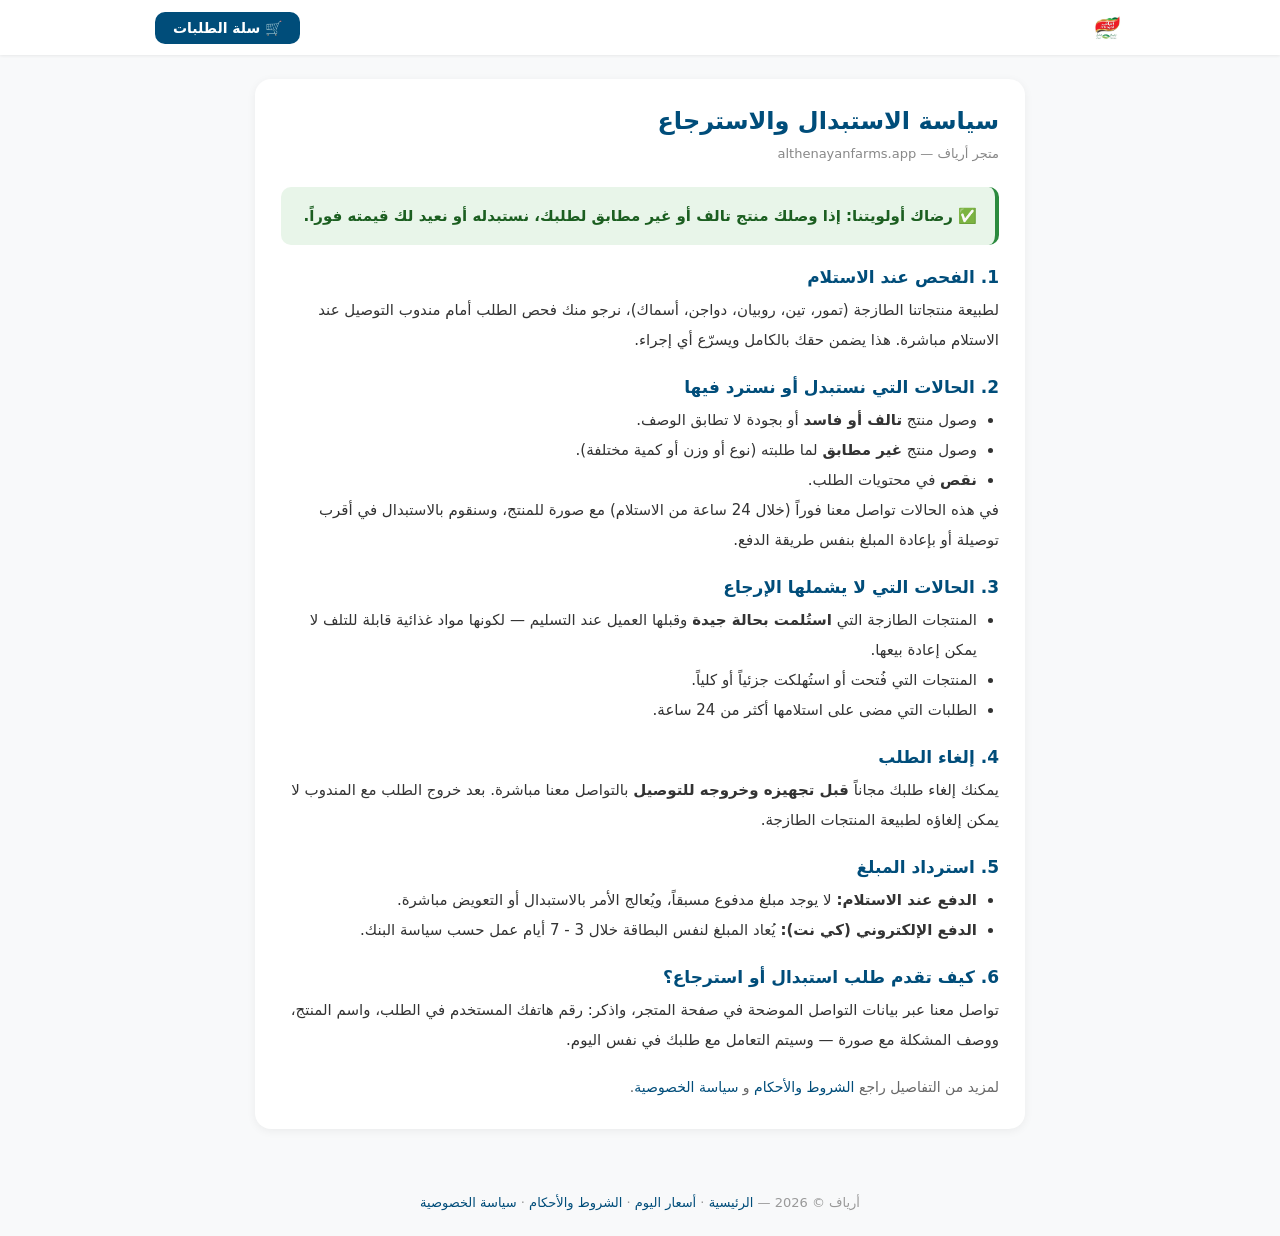
<file: returns.html>
<!DOCTYPE html>
<html lang="ar" dir="rtl">
<head>

    <meta charset="UTF-8">
    <meta name="viewport" content="width=device-width, initial-scale=1.0">
    <title>سياسة الاستبدال والاسترجاع | مزارع الثنيان قطر</title>
    <meta name="description" content="سياسة الاستبدال والاسترجاع في متجر مزارع الثنيان قطر: فحص الطلب عند الاستلام، واستبدال أو استرداد المنتج التالف أو غير المطابق.">
    <meta name="robots" content="index, follow">
    <link rel="canonical" href="https://althenayanfarms.app/returns.html">
    <meta property="og:type" content="website">
    <meta property="og:site_name" content="مزارع الثنيان قطر">
    <meta property="og:locale" content="ar_QA">
    <meta property="og:title" content="سياسة الاستبدال والاسترجاع | مزارع الثنيان قطر">
    <meta property="og:description" content="سياسة الاستبدال والاسترجاع في متجر مزارع الثنيان قطر.">
    <meta property="og:url" content="https://althenayanfarms.app/returns.html">
    <meta property="og:image" content="https://althenayanfarms.app/assets/images/nfc2.png">
    <meta property="og:image:width" content="518">
    <meta property="og:image:height" content="121">
    <meta property="og:image:alt" content="شعار مزارع الثنيان قطر - Althenayan Farms">
    <meta name="twitter:card" content="summary_large_image">
    <meta name="twitter:title" content="سياسة الاستبدال والاسترجاع | مزارع الثنيان قطر">
    <meta name="twitter:description" content="سياسة الاستبدال والاسترجاع في متجر مزارع الثنيان قطر.">
    <meta name="twitter:image" content="https://althenayanfarms.app/assets/images/nfc2.png">
    <meta name="theme-color" content="#004d7a">
    <link rel="icon" href="/favicon.svg" type="image/svg+xml">
    <style>
        * { box-sizing: border-box; margin: 0; padding: 0; font-family: system-ui, -apple-system, 'Segoe UI', Roboto, sans-serif; }
        body { background: #f8f9fa; color: #111; }
        a { text-decoration: none; color: inherit; }
        .header { background: #fff; position: sticky; top: 0; z-index: 100; box-shadow: 0 1px 3px rgba(0,0,0,.07); }
        .header-inner { max-width: 1000px; margin: 0 auto; padding: 10px 15px; display: flex; justify-content: space-between; align-items: center; }
        .logo img { width: 35px; height: 35px; object-fit: contain; display: block; }
        .cart-link { background: #004d7a; color: #fff; padding: 8px 18px; border-radius: 10px; font-size: 14px; font-weight: 700; }
        .wrap { max-width: 800px; margin: 0 auto; padding: 24px 15px 40px; }
        .page-card { background: #fff; border-radius: 16px; box-shadow: 0 2px 10px rgba(0,0,0,.06); padding: 28px 26px; }
        h1 { font-size: 24px; color: #004d7a; margin-bottom: 6px; }
        .updated { color: #888; font-size: 13px; margin-bottom: 20px; }
        h2 { font-size: 17px; color: #004d7a; margin: 22px 0 8px; }
        p, li { color: #333; line-height: 2; font-size: 15px; }
        ul { padding-right: 22px; }
        .highlight { background: #e8f5e9; border-radius: 10px; padding: 14px 18px; margin: 14px 0; border-right: 4px solid #2b8a3e; }
        .highlight p { color: #1b5e20; font-weight: 600; }
        .footer { text-align: center; color: #999; font-size: 13px; padding: 26px 15px; }
        .footer a { color: #004d7a; }
    </style>
</head>
<body>
<header class="header">
    <div class="header-inner">
        <a class="logo" href="/"><img src="/assets/images/areaf-logo.webp" alt="أرياف"></a>
        <a class="cart-link" href="/cartepage.html">🛒 سلة الطلبات</a>
    </div>
</header>
<main class="wrap">
    <div class="page-card">
        <h1>سياسة الاستبدال والاسترجاع</h1>
        <p class="updated">متجر أرياف — althenayanfarms.app</p>

        <div class="highlight">
            <p>✅ رضاك أولويتنا: إذا وصلك منتج تالف أو غير مطابق لطلبك، نستبدله أو نعيد لك قيمته فوراً.</p>
        </div>

        <h2>1. الفحص عند الاستلام</h2>
        <p>لطبيعة منتجاتنا الطازجة (تمور، تين، روبيان، دواجن، أسماك)، نرجو منك فحص الطلب أمام مندوب التوصيل عند الاستلام مباشرة. هذا يضمن حقك بالكامل ويسرّع أي إجراء.</p>

        <h2>2. الحالات التي نستبدل أو نسترد فيها</h2>
        <ul>
            <li>وصول منتج <strong>تالف أو فاسد</strong> أو بجودة لا تطابق الوصف.</li>
            <li>وصول منتج <strong>غير مطابق</strong> لما طلبته (نوع أو وزن أو كمية مختلفة).</li>
            <li><strong>نقص</strong> في محتويات الطلب.</li>
        </ul>
        <p>في هذه الحالات تواصل معنا فوراً (خلال 24 ساعة من الاستلام) مع صورة للمنتج، وسنقوم بالاستبدال في أقرب توصيلة أو بإعادة المبلغ بنفس طريقة الدفع.</p>

        <h2>3. الحالات التي لا يشملها الإرجاع</h2>
        <ul>
            <li>المنتجات الطازجة التي <strong>استُلمت بحالة جيدة</strong> وقبلها العميل عند التسليم — لكونها مواد غذائية قابلة للتلف لا يمكن إعادة بيعها.</li>
            <li>المنتجات التي فُتحت أو استُهلكت جزئياً أو كلياً.</li>
            <li>الطلبات التي مضى على استلامها أكثر من 24 ساعة.</li>
        </ul>

        <h2>4. إلغاء الطلب</h2>
        <p>يمكنك إلغاء طلبك مجاناً <strong>قبل تجهيزه وخروجه للتوصيل</strong> بالتواصل معنا مباشرة. بعد خروج الطلب مع المندوب لا يمكن إلغاؤه لطبيعة المنتجات الطازجة.</p>

        <h2>5. استرداد المبلغ</h2>
        <ul>
            <li><strong>الدفع عند الاستلام:</strong> لا يوجد مبلغ مدفوع مسبقاً، ويُعالج الأمر بالاستبدال أو التعويض مباشرة.</li>
            <li><strong>الدفع الإلكتروني (كي نت):</strong> يُعاد المبلغ لنفس البطاقة خلال 3 - 7 أيام عمل حسب سياسة البنك.</li>
        </ul>

        <h2>6. كيف تقدم طلب استبدال أو استرجاع؟</h2>
        <p>تواصل معنا عبر بيانات التواصل الموضحة في <a href="/">صفحة المتجر</a>، واذكر: رقم هاتفك المستخدم في الطلب، واسم المنتج، ووصف المشكلة مع صورة — وسيتم التعامل مع طلبك في نفس اليوم.</p>

        <p style="margin-top:18px; color:#666; font-size:14px">لمزيد من التفاصيل راجع <a href="/terms.html" style="color:#004d7a">الشروط والأحكام</a> و <a href="/privacy.html" style="color:#004d7a">سياسة الخصوصية</a>.</p>
    </div>
</main>
<footer class="footer">أرياف © 2026 — <a href="/">الرئيسية</a> · <a href="/prices">أسعار اليوم</a> · <a href="/terms.html">الشروط والأحكام</a> · <a href="/privacy.html">سياسة الخصوصية</a></footer>
</body>
</html>
</file>
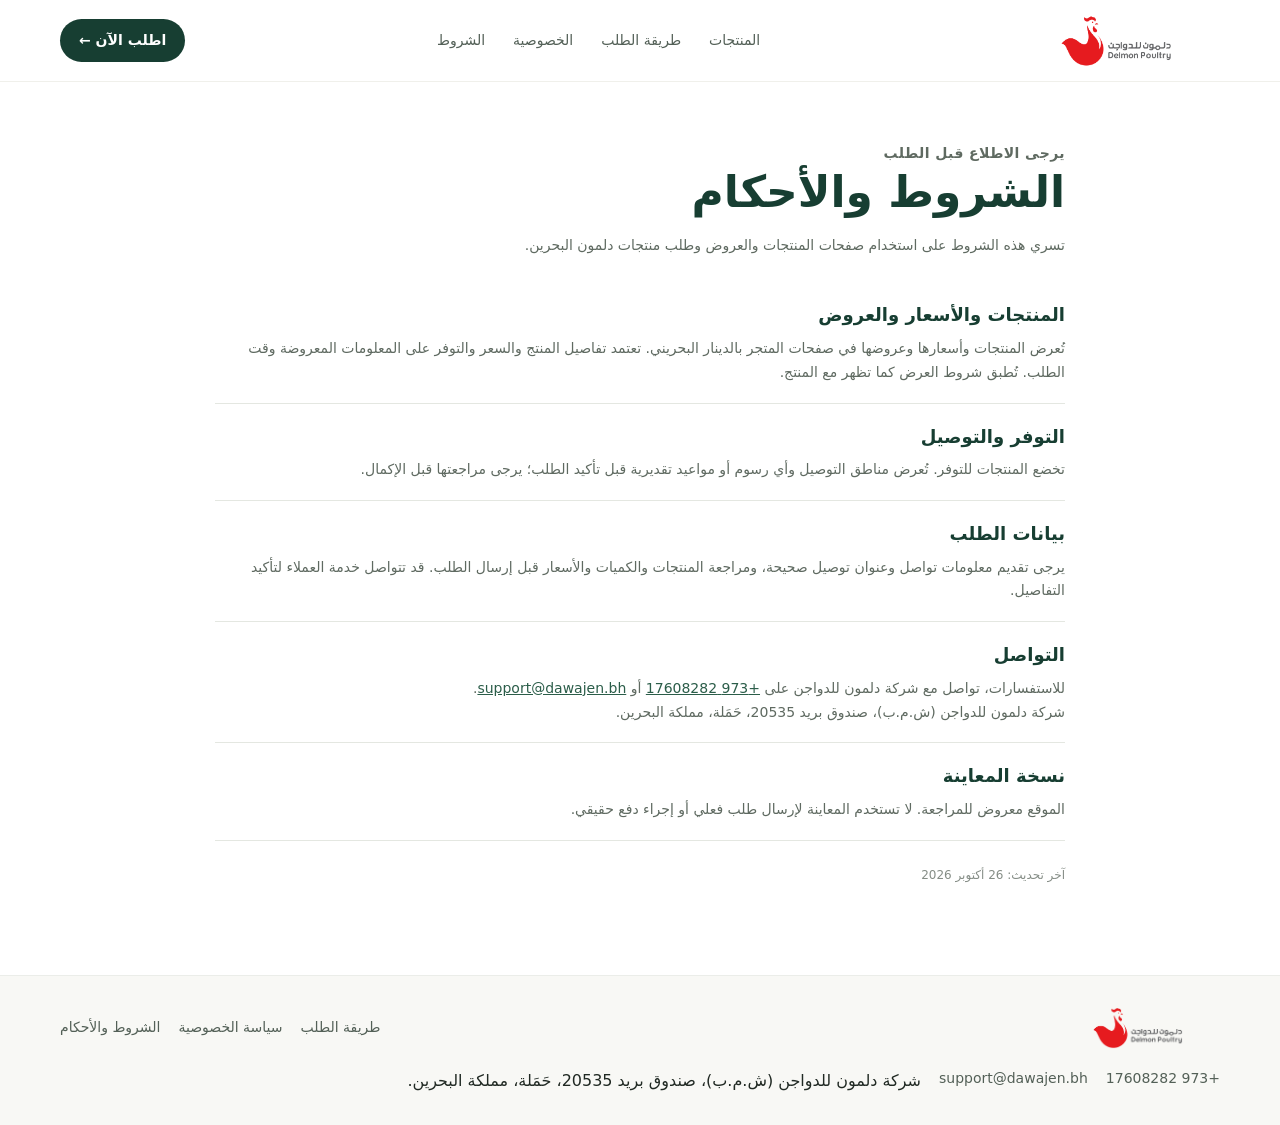
<file: terms.html>
<!doctype html>
<html lang="ar" dir="rtl">
<head>
  <meta charset="utf-8">
  <meta name="viewport" content="width=device-width,initial-scale=1">
  <meta name="theme-color" content="#d8212a">
  <meta name="description" content="الشروط والأحكام الخاصة بمنتجات وعروض دلمون البحرين.">
  <title>الشروط والأحكام — دلمون البحرين</title>
  <meta property="og:site_name" content="دلمون البحرين">
  <meta property="og:type" content="website">
  <meta property="og:locale" content="ar_BH">
  <meta property="og:title" content="الشروط والأحكام | دلمون البحرين">
  <meta property="og:description" content="راجع شروط الأسعار والتوفر والتوصيل قبل طلب منتجات دلمون البحرين.">
  <meta property="og:image" content="https://www.dawajen.bh/brand/delmon-lockup.png">
  <meta property="og:image:alt" content="شعار دلمون للدواجن">
  <meta name="twitter:card" content="summary_large_image">
  <meta name="twitter:title" content="الشروط والأحكام | دلمون البحرين">
  <meta name="twitter:description" content="راجع شروط الأسعار والتوفر والتوصيل قبل طلب منتجات دلمون البحرين.">
  <meta name="twitter:image" content="https://www.dawajen.bh/brand/delmon-lockup.png">
  <meta name="twitter:image:alt" content="شعار دلمون للدواجن">
  <link rel="stylesheet" href="/assets/site.css">
</head>
<body>
  <header class="site-header">
    <a class="brand" href="/" aria-label="دلمون البحرين - الرئيسية"><img src="/assets/images/brand/delmon-lockup.png" alt="شعار دلمون البحرين"></a>
    <nav class="main-nav" aria-label="التنقل الرئيسي">
      <a href="/">المنتجات</a><a href="/how-to-order.html">طريقة الطلب</a><a href="/privacy.html">الخصوصية</a><a href="/terms.html">الشروط</a>
    </nav>
    <a class="header-cta" href="/cartepage.html">اطلب الآن ←</a>
  </header>
  <main class="wrap info-page legal-page">
  <p class="eyebrow">يرجى الاطلاع قبل الطلب</p><h1>الشروط والأحكام</h1>
  <p class="info-lead">تسري هذه الشروط على استخدام صفحات المنتجات والعروض وطلب منتجات دلمون البحرين.</p>
  <section><h2>المنتجات والأسعار والعروض</h2><p>تُعرض المنتجات وأسعارها وعروضها في صفحات المتجر بالدينار البحريني. تعتمد تفاصيل المنتج والسعر والتوفر على المعلومات المعروضة وقت الطلب. تُطبق شروط العرض كما تظهر مع المنتج.</p></section>
  <section><h2>التوفر والتوصيل</h2><p>تخضع المنتجات للتوفر. تُعرض مناطق التوصيل وأي رسوم أو مواعيد تقديرية قبل تأكيد الطلب؛ يرجى مراجعتها قبل الإكمال.</p></section>
  <section><h2>بيانات الطلب</h2><p>يرجى تقديم معلومات تواصل وعنوان توصيل صحيحة، ومراجعة المنتجات والكميات والأسعار قبل إرسال الطلب. قد تتواصل خدمة العملاء لتأكيد التفاصيل.</p></section>
  <section><h2>التواصل</h2><p>للاستفسارات، تواصل مع شركة دلمون للدواجن على <a href="tel:+97317608282">+973 17608282</a> أو <a href="mailto:support@dawajen.bh">support@dawajen.bh</a>.</p><p>شركة دلمون للدواجن (ش.م.ب)، صندوق بريد 20535، حَمَلة، مملكة البحرين.</p></section>
  <section><h2>نسخة المعاينة</h2><p>الموقع معروض للمراجعة. لا تستخدم المعاينة لإرسال طلب فعلي أو إجراء دفع حقيقي.</p></section>
  <p class="last-updated">آخر تحديث: 26 أكتوبر 2026</p>
</main>
  <footer class="site-footer">
    <div class="wrap footer-inner">
      <a href="/" class="footer-brand"><img src="/assets/images/brand/delmon-lockup.png" alt="دلمون البحرين"></a>
      <div class="footer-links"><a href="/how-to-order.html">طريقة الطلب</a><a href="/privacy.html">سياسة الخصوصية</a><a href="/terms.html">الشروط والأحكام</a></div>
      <div class="footer-links"><a href="tel:+97317608282">+973 17608282</a><a href="mailto:support@dawajen.bh">support@dawajen.bh</a><span>شركة دلمون للدواجن (ش.م.ب)، صندوق بريد 20535، حَمَلة، مملكة البحرين.</span></div>
    </div>
  </footer>
</body>
</html>
</file>
<file: assets/site.css>
/* مواشي البحرين — واجهة عربية متجاوبة مستوحاة من ألوان الشعار */
:root{--green:#173e32;--green2:#2b5d49;--red:#c83d3b;--cream:#f7f4ed;--sand:#e8decc;--ink:#202923;--muted:#717971;--line:#e4e7e1;--white:#fff;--gold:#c8a770;--shadow:0 18px 60px rgba(24,45,35,.10);--radius:22px}
*{box-sizing:border-box}html{scroll-behavior:smooth}body{margin:0;background:#fff;color:var(--ink);font-family:system-ui,'IBM Plex Sans Arabic',Tahoma,Arial,sans-serif;line-height:1.7}a{color:inherit}img{max-width:100%;display:block}button,input{font:inherit}.wrap{width:min(1160px,calc(100% - 44px));margin-inline:auto}.site-header{height:82px;padding-inline:max(22px,calc((100vw - 1160px)/2));display:flex;align-items:center;justify-content:space-between;gap:26px;border-bottom:1px solid #f0f0eb;background:rgba(255,255,255,.96);position:relative;z-index:5}.brand img{width:208px;height:auto;max-height:52px;object-fit:contain}.main-nav{display:flex;align-items:center;gap:28px}.main-nav a,.footer-links a{text-decoration:none;color:#536057;font-size:14px;transition:color .2s}.main-nav a:hover,.main-nav a[aria-current=page],.footer-links a:hover{color:var(--red)}.header-cta{background:var(--green);color:white;padding:10px 19px;border-radius:999px;text-decoration:none;font-size:14px;font-weight:600;white-space:nowrap}.header-cta:hover,.btn-primary:hover{background:#255543}.hero{display:grid;grid-template-columns:1.04fr .96fr;align-items:center;gap:62px;padding-block:62px 74px;min-height:590px}.hero-copy{padding-inline-start:16px}.eyebrow{margin:0 0 13px;color:var(--red);font-size:13px;font-weight:700;letter-spacing:.03em}.eyebrow-dot{display:inline-block;width:8px;height:8px;border-radius:50%;background:var(--red);margin-inline-end:8px}.hero h1{font-size:clamp(42px,5vw,68px);line-height:1.18;letter-spacing:-.04em;color:var(--green);margin:0 0 20px;font-weight:700}.hero h1 em{font-style:normal;color:var(--red)}.hero-lead{font-size:18px;color:#58635b;max-width:545px;margin:0 0 25px}.price-row{display:flex;align-items:center;gap:11px;margin-block:24px 28px}.price{font-size:61px;line-height:1;color:var(--green);font-weight:700;letter-spacing:-.04em}.currency{font-weight:700;color:var(--green);font-size:18px;line-height:1.3}.currency small,.weight-pill small{font-size:11px;color:var(--muted);font-weight:500}.weight-pill{margin-inline-start:11px;border-inline-start:1px solid var(--line);padding-inline-start:18px;color:var(--green);font-weight:700;line-height:1.3}.hero-actions{display:flex;align-items:center;gap:22px}.btn{display:inline-flex;align-items:center;justify-content:center;gap:13px;text-decoration:none;border:0;cursor:pointer;border-radius:999px;padding:14px 25px;font-weight:700;transition:transform .2s,background .2s}.btn:hover{transform:translateY(-2px)}.btn-primary{background:var(--green);color:#fff;box-shadow:0 10px 25px rgba(23,62,50,.18)}.btn-light{background:#fff;color:var(--green)}.text-link{color:var(--green);font-weight:600;text-decoration-thickness:1px;text-underline-offset:5px}.quiet-note{font-size:12px;color:#858c85;margin-top:22px}.hero-visual{position:relative;padding:12px 12px 28px 28px}.hero-visual:before{content:"";position:absolute;inset:0 38px 40px 0;border-radius:48% 48% 10px 10px;background:#f1ece1}.photo-frame{position:relative;height:400px;overflow:hidden;border-radius:45% 45% 12px 12px;box-shadow:var(--shadow);background:var(--cream)}.photo-frame img{width:100%;height:100%;object-fit:cover;object-position:center}.photo-caption{position:absolute;bottom:8px;right:0;display:flex;align-items:center;gap:12px;background:#fff;padding:12px 18px;border-radius:15px;box-shadow:var(--shadow)}.photo-caption strong,.photo-caption small{display:block}.photo-caption strong{font-size:14px;color:var(--green)}.photo-caption small{font-size:11px;color:var(--muted)}.caption-mark{width:38px;height:38px;border-radius:50%;display:grid;place-items:center;background:var(--green);color:#fff;font-size:19px;font-weight:700}.photo-stamp{position:absolute;top:38px;left:0;background:var(--red);color:#fff;padding:13px 15px;border-radius:50%;width:77px;height:77px;display:grid;place-content:center;text-align:center;font-size:13px;font-weight:700;line-height:1.35;transform:rotate(-8deg)}.benefits-band{background:var(--cream);border-block:1px solid #eee8dc}.benefits-grid{display:grid;grid-template-columns:repeat(3,1fr);padding-block:27px;gap:25px}.benefits-grid article{display:flex;align-items:center;gap:15px}.benefit-icon{display:grid;place-items:center;width:42px;height:42px;border-radius:50%;background:#e8eee8;color:var(--green);font-weight:700}.benefits-grid h2{font-size:16px;color:var(--green);margin:0}.benefits-grid p{font-size:13px;color:var(--muted);margin:3px 0 0}.product-details{padding-block:72px 82px;max-width:900px}.section-heading{text-align:center;margin-bottom:27px}.section-heading h2{margin:0;color:var(--green);font-size:clamp(25px,3vw,36px)}.section-heading .eyebrow{margin-bottom:5px}.detail-list{border-top:1px solid var(--line)}.detail-list>div{display:grid;grid-template-columns:190px 1fr;gap:20px;border-bottom:1px solid var(--line);padding:17px 8px}.detail-list span{color:var(--muted);font-size:14px}.detail-list strong{color:var(--green);font-size:15px}.note-card{display:flex;align-items:flex-start;gap:14px;padding:17px 19px;background:#f5f8f4;border:1px solid #e6eee5;border-radius:16px;margin-top:22px}.note-card p{margin:0;font-size:14px;color:#4e5c51}.note-icon{color:var(--red);font-size:20px}.center-cta{text-align:center;margin-top:30px}.bottom-banner{background:var(--green);color:#fff;padding-block:43px}.banner-inner{display:flex;align-items:center;justify-content:space-between;gap:32px}.banner-inner h2{font-size:clamp(23px,3vw,34px);margin:0 0 6px}.banner-inner p:not(.eyebrow){margin:0;color:#d4e0d7;font-size:14px}.banner-inner .eyebrow{color:#edc9a1;margin-bottom:7px}.site-footer{padding-block:31px;background:#f8f8f5;border-top:1px solid #ebede9}.footer-inner{display:flex;align-items:center;justify-content:space-between;gap:18px;flex-wrap:wrap}.footer-brand img{width:165px;max-height:42px;object-fit:contain}.footer-inner p,.footer-inner small{font-size:12px;color:var(--muted);margin:0}.footer-links{display:flex;gap:18px;flex-wrap:wrap}.order-page{padding-block:52px 78px}.order-intro{max-width:720px;margin-bottom:30px}.order-intro h1,.info-page h1{color:var(--green);font-size:clamp(30px,4vw,44px);line-height:1.2;margin:0 0 10px}.order-intro>p:last-child{color:var(--muted);margin:0}.order-layout{display:grid;grid-template-columns:minmax(0,1.45fr) minmax(280px,.75fr);align-items:start;gap:28px}.order-form,.order-summary{border:1px solid var(--line);border-radius:var(--radius);background:#fff;box-shadow:0 10px 40px rgba(24,45,35,.05)}.order-form{padding:29px}.form-section{padding-bottom:25px;margin-bottom:25px;border-bottom:1px solid var(--line)}.form-heading{display:flex;align-items:center;gap:13px;margin-bottom:20px}.form-heading>span,.steps-list>li>span{width:36px;height:36px;flex:none;display:grid;place-items:center;background:#edf2ec;color:var(--green);border-radius:50%;font-weight:700}.form-heading h2{font-size:18px;color:var(--green);margin:0}.form-heading p{margin:0;color:var(--muted);font-size:12px}.field{display:block;margin-block:16px}.field>span,.choice-set legend{display:block;font-size:14px;font-weight:600;color:#344239;margin-bottom:7px}.field b,.choice-set b{color:var(--red)}.field input{width:100%;height:49px;padding-inline:14px;border:1px solid #dce2db;border-radius:11px;background:#fff;color:var(--ink);outline:none;transition:border .18s,box-shadow .18s}.field input:focus{border-color:var(--green2);box-shadow:0 0 0 3px rgba(43,93,73,.1)}.field small{display:block;font-size:11px;color:var(--muted);margin-top:5px}.address-field{position:relative}.map-credit{margin-top:4px!important;font-size:10px!important}.map-credit a{color:var(--green2)}.suggestions{position:absolute;z-index:4;top:100%;right:0;left:0;background:#fff;border:1px solid var(--line);border-radius:0 0 12px 12px;box-shadow:0 14px 30px rgba(24,45,35,.12);max-height:250px;overflow:auto}.suggestion-option{display:block;width:100%;padding:11px 14px;text-align:right;background:white;border:0;border-bottom:1px solid #f0f1ed;cursor:pointer;color:var(--ink);font-size:13px}.suggestion-option:hover,.suggestion-option:focus{background:#f4f7f2;outline:0}.suggestion-note{padding:10px 14px;color:var(--muted);font-size:11px}.choice-set{border:0;padding:0;margin:18px 0}.choice-options{display:grid;grid-template-columns:repeat(2,minmax(0,1fr));gap:11px}.choice-card{position:relative;display:flex;align-items:center;gap:11px;min-height:67px;padding:12px;border:1px solid #dfe5de;border-radius:13px;cursor:pointer;transition:border .2s,background .2s}.choice-card:has(input:checked){border-color:var(--green2);background:#f4f8f4}.choice-card input{position:absolute;opacity:0;pointer-events:none}.choice-indicator{width:17px;height:17px;flex:none;border:1.5px solid #a9b4aa;border-radius:50%;position:relative}.choice-card input:checked+.choice-indicator{border-color:var(--green);background:var(--green)}.choice-card input:checked+.choice-indicator:after{content:"";position:absolute;inset:4px;border-radius:50%;background:#fff}.choice-card strong,.choice-card small{display:block}.choice-card strong{font-size:13px;color:var(--green)}.choice-card small{font-size:10px;color:var(--muted)}.single-choice{grid-column:1/-1}.delivery-note{display:flex;align-items:flex-start;gap:10px;background:#f6f4ec;border-radius:12px;padding:11px 13px;color:#4f594d}.delivery-note>span{color:var(--green);font-weight:700}.delivery-note p{margin:0;font-size:12px}.hidden-payment-note{font-size:11px;color:var(--muted);margin:4px 0 0}.consent{display:flex;align-items:flex-start;gap:10px;font-size:12px;color:#566158;margin-block:17px}.consent input{margin-top:6px;accent-color:var(--green)}.consent a{color:var(--green)}.submit-order{width:100%;font-size:15px}.form-status{margin-top:17px;padding:15px;border-radius:12px;background:#f5f8f4;border:1px solid #dce8dc;color:var(--green);font-size:13px}.form-status.error{background:#fff4f2;border-color:#f0d8d4;color:#963b32}.preview-disclaimer{font-size:11px;color:#888f89;text-align:center;margin:12px 0 0}.order-summary{position:sticky;top:20px;overflow:hidden}.summary-photo{height:210px;background:var(--cream)}.summary-photo img{width:100%;height:100%;object-fit:cover;object-position:center 20%}.summary-content{padding:21px}.summary-content h2{margin:0;color:var(--green);font-size:23px}.summary-content>p:not(.eyebrow){font-size:12px;color:var(--muted);margin:6px 0 18px}.summary-line,.summary-total{display:flex;align-items:center;justify-content:space-between;gap:10px;padding-block:10px;border-top:1px solid var(--line);font-size:12px;color:#667168}.summary-line strong{color:var(--green)}.summary-line .free{color:#2b7652}.summary-total{margin-top:5px;font-size:14px;color:var(--green)}.summary-total strong{font-size:19px}.summary-content .text-link{display:inline-block;margin-top:12px;font-size:12px}.info-page{max-width:850px;padding-block:60px 90px}.info-page h1{margin-bottom:15px}.info-lead{font-size:17px;color:#657067;max-width:700px;margin:0 0 33px}.steps-list{list-style:none;margin:0;padding:0;display:grid;gap:0}.steps-list>li{display:grid;grid-template-columns:42px 1fr;gap:17px;padding:22px 0;border-bottom:1px solid var(--line)}.steps-list h2,.legal-page h2{font-size:18px;color:var(--green);margin:0 0 6px}.steps-list p,.legal-page p{font-size:14px;color:#5f6a61;margin:0}.legal-page section{padding-block:18px;border-bottom:1px solid var(--line)}.legal-page a{color:var(--green2)}.last-updated{font-size:12px!important;color:#858d86!important;margin-top:24px!important}.legal-page .info-lead{margin-bottom:25px}
@media(max-width:900px){.site-header{gap:14px}.main-nav{gap:15px}.hero{gap:30px;min-height:500px}.photo-frame{height:345px}.order-layout{grid-template-columns:minmax(0,1.3fr) minmax(260px,.8fr)}}
@media(max-width:700px){.wrap{width:min(100% - 32px,560px)}.site-header{height:auto;min-height:70px;padding:11px 16px;flex-wrap:wrap;gap:8px}.brand img{width:160px}.main-nav{order:3;width:100%;justify-content:space-between;gap:7px;padding-top:7px;border-top:1px solid #f1f2ee}.main-nav a{font-size:12px}.header-cta{font-size:12px;padding:8px 13px}.hero{grid-template-columns:1fr;padding-block:38px 44px;gap:22px}.hero-copy{padding:0}.hero h1{font-size:48px}.hero-lead{font-size:16px}.hero-visual{width:min(100%,430px);margin-inline:auto}.photo-frame{height:320px}.photo-caption{right:0;bottom:0}.benefits-grid{grid-template-columns:1fr;gap:17px;padding-block:22px}.benefits-grid article{gap:12px}.product-details{padding-block:50px 58px}.detail-list>div{grid-template-columns:115px 1fr;gap:12px;padding:14px 2px}.detail-list span,.detail-list strong{font-size:13px}.banner-inner{align-items:flex-start;flex-direction:column;gap:20px}.footer-inner{justify-content:center;text-align:center;flex-direction:column}.footer-links{justify-content:center}.order-page{padding-block:35px 55px}.order-layout{grid-template-columns:1fr}.order-form{padding:20px 16px}.order-summary{position:static;order:-1}.summary-photo{height:180px}.choice-options{gap:8px}.choice-card{padding:10px 8px;gap:8px}.choice-card small{font-size:9px}.info-page{padding-block:42px 60px}.info-lead{font-size:15px}.steps-list>li{gap:12px}.photo-stamp{left:0;top:25px}}
@media(max-width:380px){.hero h1{font-size:40px}.price{font-size:52px}.main-nav a{font-size:11px}.choice-card{min-height:60px}.choice-card strong{font-size:12px}}
</file>
